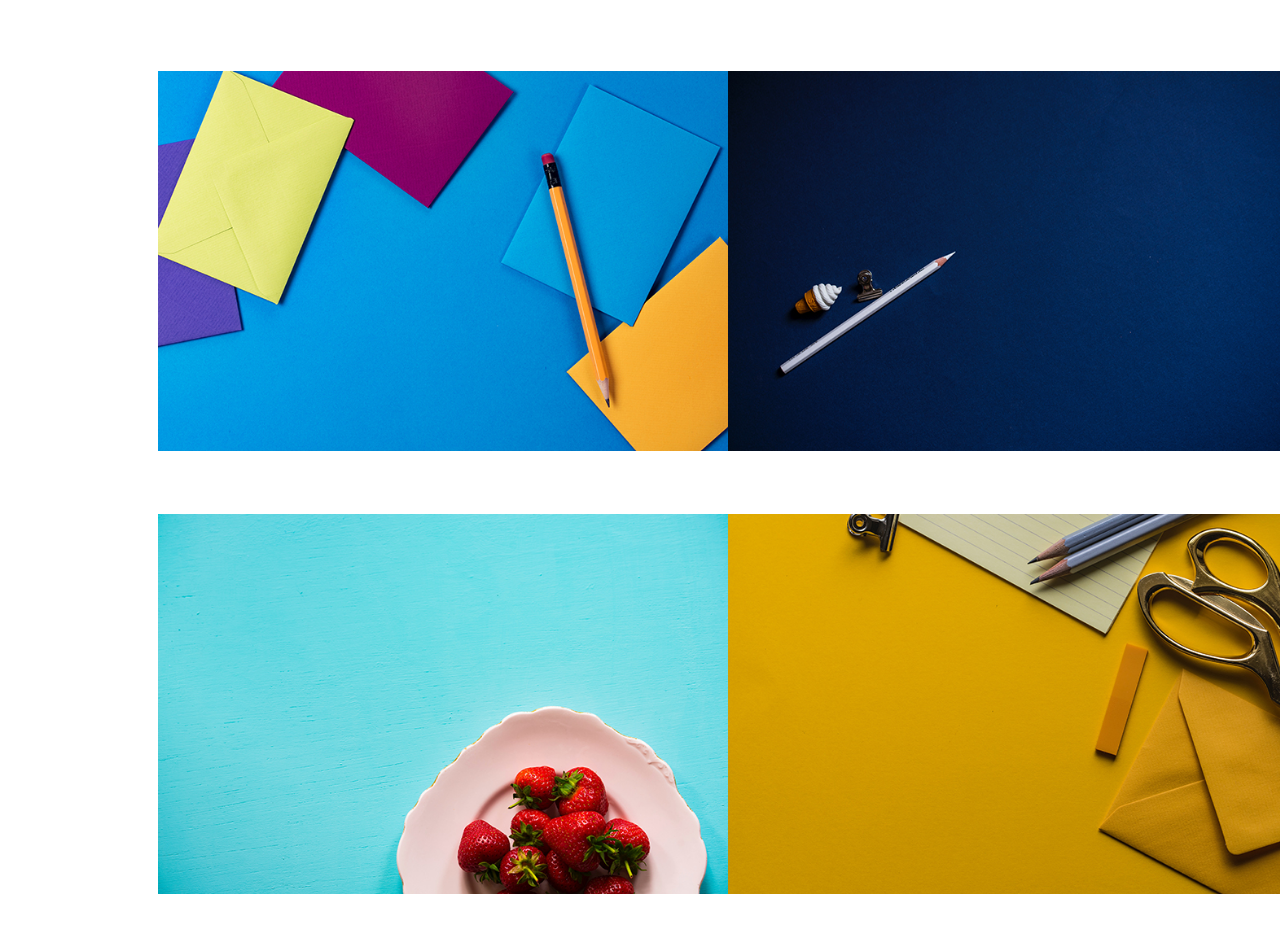
<file: index2 (1).html>
<!DOCTYPE html>
<html lang="en">

<head>

  <meta charset="utf-8">
  <meta name="viewport" content="width=device-width, initial-scale=1, shrink-to-fit=no">
  <meta name="description" content="">
 
  <!-- Bootstrap Core CSS 
  <link href="vendor/bootstrap/css/bootstrap.min.css" rel="stylesheet">-->

  <!-- Custom CSS -->
  <link href="css/stylish-portfolio.min.css" rel="stylesheet">
<style>
.container {
    width: 100%;
    padding-right: 15px;
    padding-left: 15px;
    margin-right: auto;
    margin-left: auto;
}

@media (min-width: 576px){
.container {
    max-width: 540px;
}
}

@media (min-width: 768px){
.container {
    max-width: 720px;
}
}


@media (min-width: 992px){
.container {
    max-width: 960px;
}
}
@media (min-width: 1200px){
.container {
    max-width: 1140px;
}
}
.no-gutters {
    margin-right: 0;
    margin-left: 0;
}
.row {
    display: -ms-flexbox;
    display: flex;
    -ms-flex-wrap: wrap;
    flex-wrap: wrap;
    margin-right: -15px;
    margin-left: -15px;
}


.no-gutters>.col, .no-gutters>[class*=col-] {
    padding-right: 0;
    padding-left: 0;
}

.col-lg-6 {
    position: relative;
    width: 100%;
    padding-right: 15px;
    padding-left: 15px;
}

@media (min-width: 992px){
.col-lg-6 {
    -ms-flex: 0 0 50%;
    flex: 0 0 50%;
    max-width: 50%;
}
}

.img-fluid {
    max-width: 100%;
    height: auto;
}
img {
    vertical-align: middle;
    border-style: none;
}
.h1, .h2, .h3, .h4, .h5, .h6, h1, h2, h3, h4, h5, h6 {
    margin-bottom: .5rem;
    font-weight: 500;
    line-height: 1.2;
}
h1, h2, h3, h4, h5, h6 {
    margin-top: 0;
    margin-bottom: .5rem;
}

.mb-0, .my-0 {
    margin-bottom: 0!important;
}
p {
    margin-top: 0;
    margin-bottom: 1rem;
}
p {
    display: block;
    margin-block-start: 1em;
    margin-block-end: 1em;
    margin-inline-start: 0px;
    margin-inline-end: 0px;
}
a {
    color: #007bff;
    text-decoration: none;
    background-color: transparent;
}
*, ::after, ::before {
    box-sizing: border-box;
}
</style>
</head>

<body id="page-top">
 
  <!-- Portfolio -->
  <section class="content-section" id="portfolio">
    <div class="container">
      <div class="row no-gutters">
        <div class="col-lg-6">
          <a class="portfolio-item" href="#">
            <span class="caption">
              <span class="caption-content">
                <h2>Stationary</h2>
                <p class="mb-0">A yellow pencil with envelopes on a clean, blue backdrop!</p>
              </span>
            </span>
            <img class="img-fluid" src="img/portfolio-1.jpg" alt="">
          </a>
        </div>
        <div class="col-lg-6">
          <a class="portfolio-item" href="#">
            <span class="caption">
              <span class="caption-content">
                <h2>Ice Cream</h2>
                <p class="mb-0">A dark blue background with a colored pencil, a clip, and a tiny ice cream cone!</p>
              </span>
            </span>
            <img class="img-fluid" src="img/portfolio-2.jpg" alt="">
          </a>
        </div>
        <div class="col-lg-6">
          <a class="portfolio-item" href="#">
            <span class="caption">
              <span class="caption-content">
                <h2>Strawberries</h2>
                <p class="mb-0">Strawberries are such a tasty snack, especially with a little sugar on top!</p>
              </span>
            </span>
            <img class="img-fluid" src="img/portfolio-3.jpg" alt="">
          </a>
        </div>
        <div class="col-lg-6">
          <a class="portfolio-item" href="#">
            <span class="caption">
              <span class="caption-content">
                <h2>Workspace</h2>
                <p class="mb-0">A yellow workspace with some scissors, pencils, and other objects.</p>
              </span>
            </span>
            <img class="img-fluid" src="img/portfolio-4.jpg" alt="">
          </a>
        </div>
      </div>
    </div>
  </section>

</body>

</html>
</file>
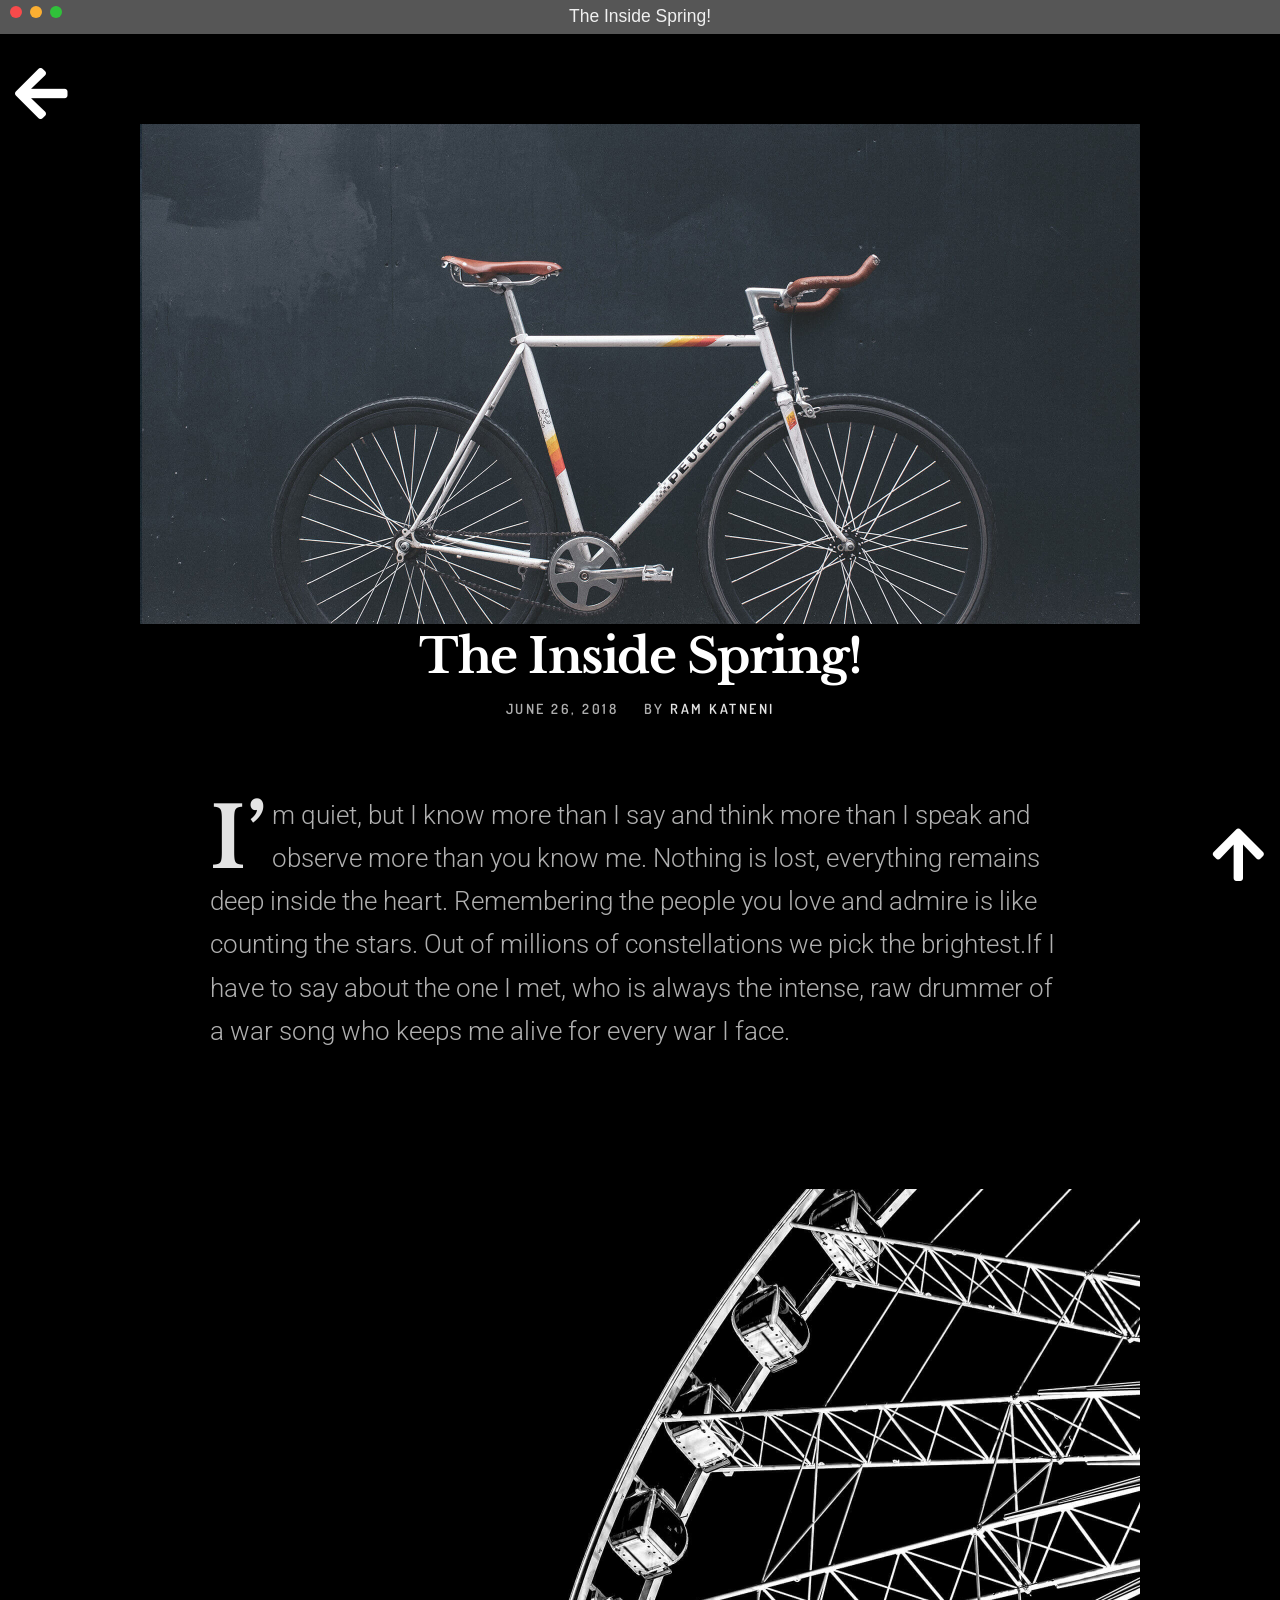
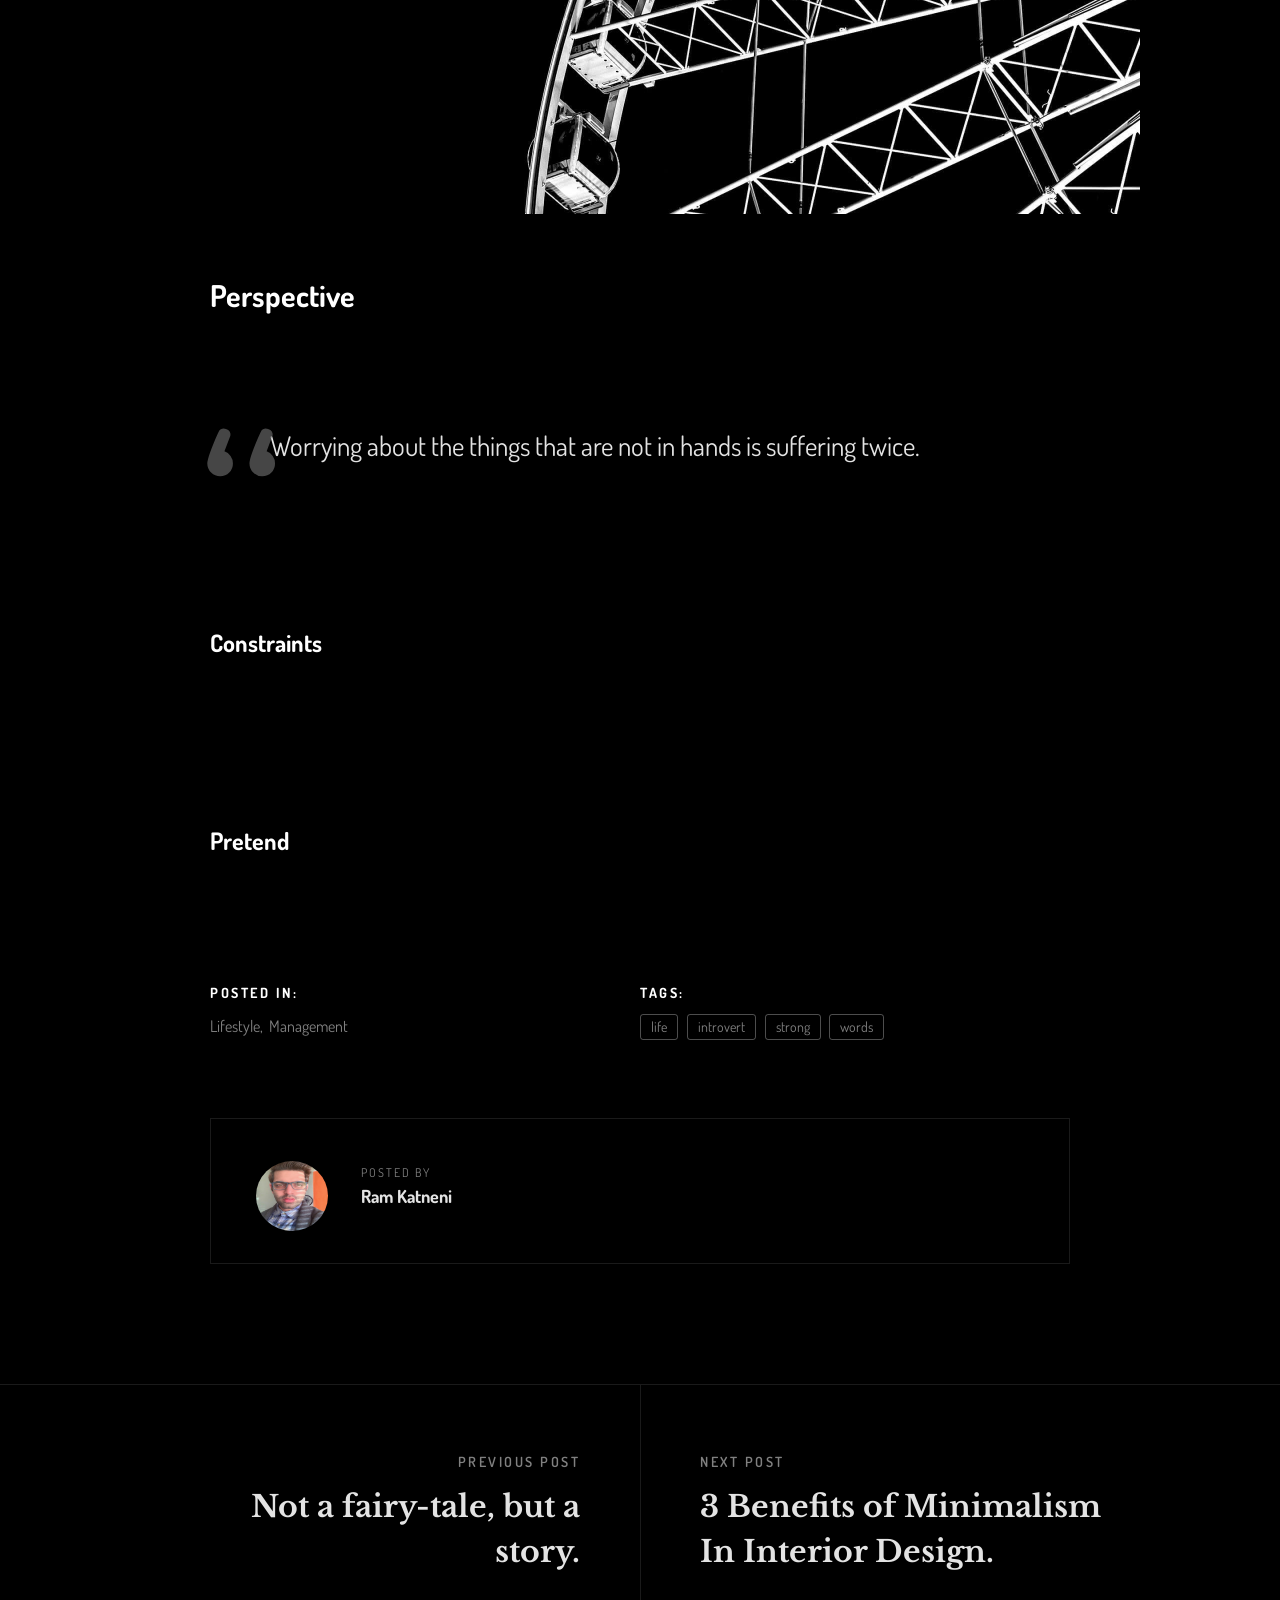
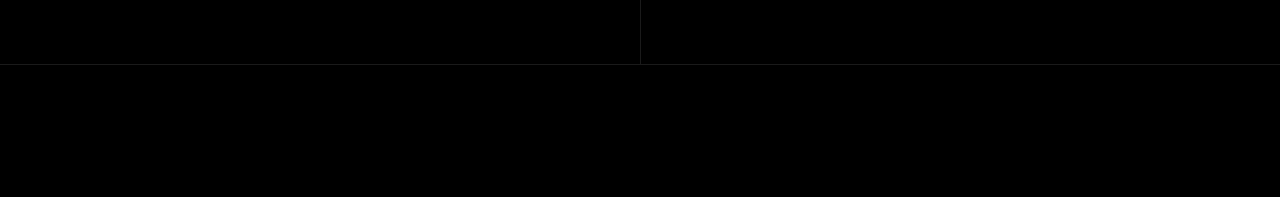
<file: blog/single-standard.html>
<!DOCTYPE html>
<html class="no-js" lang="en">

<head>

    <!--- basic page needs
    ================================================== -->
    <meta charset="utf-8">
    <meta name="description" content="">
    <meta name="author" content="">

    <!-- mobile specific metas
    ================================================== -->
    <meta name="viewport" content="width=device-width, initial-scale=1, maximum-scale=1">

    <!-- CSS
    ================================================== -->

    <link rel="stylesheet" type="text/css" href="../css/component.css" />
    <link rel="stylesheet" href="css/base.css" />
    <link href="https://fonts.googleapis.com/css?family=Roboto&display=swap" rel="stylesheet" />
    <link rel="stylesheet" href="css/main.css" />

    <style>
        .gotop {
            position: fixed;
            bottom: 0;
            right: 0;
            z-index: 600;
        }
        
        .fa-arrow-left,
        .fa-arrow-up {
            color: white;
            font-size: 60px;
            margin: 15px;
        }
        
        .fa-arrow-left:hover,
        .fa-arrow-up:hover {
            color: #f73378;
        }
    </style>
</head>

<body id="top">

    <!-- preloader
    ================================================== -->
    <div id="preloader">
        <div id="loader" class="dots-fade">
            <div></div>
            <div></div>
            <div></div>
        </div>
    </div>
    <div class="<?php echo $pageStyle ?>">
        <div class="window">
            <div class="titleBar">
                <div class="trafficLights">
                    <div class="trafficLight close"></div>
                    <div class="trafficLight min"></div>
                    <div class="trafficLight max"></div>
                </div>
                <div class="title" style="font-size: 1.75em;padding:2px 0px;">The Inside Spring!</div>
            </div>
            <!-- s-content
    ================================================== -->
            <!--<div class="backbtnfloat" onclick="goBack()">
        <input type="button" value="Back" /> 
    </div>-->
            <div class="wrapper tooltip" onclick="goBack()" style="
            margin-top: 15px;
            position: absolute;
            width: 70px;
            height: 70px;
        ">
                <!--<div class="icon" onclick="goBack()"></div>-->
                <i class="fas fa-arrow-left"></i>
                <span class="tooltiptext" style="margin:0px;">Go Back</span>
            </div>

            <section class="s-content s-content--top-padding s-content--narrow">

                <article class="row entry format-standard">

                    <div class="">
                        <div class="entry__post-thumb">
                            <img src="images/thumbs/single/standard/standard-1000.jpg" srcset="images/thumbs/single/standard/standard-2000.jpg 2000w, 
                                 images/thumbs/single/standard/standard-1000.jpg 1000w, 
                                 images/thumbs/single/standard/standard-500.jpg 500w" sizes="(max-width: 2000px) 100vw, 2000px" alt="">
                        </div>
                    </div>

                    <div class="entry__header col-full">
                        <h1 class="entry__header-title display-1">
                            The Inside Spring!
                        </h1>
                        <ul class="entry__header-meta">
                            <li class="date">June 26, 2018</li>
                            <li class="byline">
                                By
                                <a href="#0">Ram Katneni</a>
                            </li>
                        </ul>
                    </div>

                    <div class="col-full entry__main">

                        <p class="lead drop-cap">I’m quiet, but I know more than I say and think more than I speak and observe more than you know me. Nothing is lost, everything remains deep inside the heart. Remembering the people you love and admire is like counting the stars.
                            Out of millions of constellations we pick the brightest.If I have to say about the one I met, who is always the intense, raw drummer of a war song who keeps me alive for every war I face.</p>

                        <p>It will be a whole new world with such people and every beginning starts with them. You can see things from different perspectives, roses might be pretty and red but I feel like the PETALS of thoughts are threaded together by a
                            bond of love on the stem. The people we adore are archives of thoughts like roses and I love them for that. When we chose a person to live with, they shouldn’t be chosen by a pretty face but by pretty mind.There are always
                            people in our heart that we care about but it’s just we don’t realize how much until they’re gone. I suppose to say if you’ve to choose between the right person and the kind person choose the kind.
                        </p>

                        <p>
                            <img src="images/wheel-1000.jpg" srcset="images/wheel-2000.jpg 2000w, images/wheel-1000.jpg 1000w, images/wheel-500.jpg 500w" sizes="(max-width: 2000px) 100vw, 2000px" alt="">
                        </p>

                        <h2>Perspective</h2>

                        <p>In my mind, I always have a person with no appearance and emotions but just in form of thoughts waiting for someone who would understand my introvert mind, it’s always been within me like a pearl in the oyster inspiring me and
                            making me walk through. Oh dear, with the hues of this nature and odors of rhymes and songs you let my heart sway like a pigeon in the colors of your embrace.</p>

                        <blockquote>
                            <p>Worrying about the things that are not in hands is suffering twice.</p>
                        </blockquote>

                        <p>Either I afloat or drown but for sure I reach the shore. A question always pesters my mind always is whether I should embrace this world or make the comfort in my own world. My world is filled with a lot of moments which have not
                            happened momentarily. I’m in dark now but not hiding in shadows but there comes a day I would shine and when I do I would shine the brightest.</br>
                            We all worry about the way things happen but worrying means suffering twice. The worse has already happened, we have to let it go, because living is ain’t dying, it takes a lot to go through to live than to die in a moment. We’re always left with two
                            choices, the easy one and the right one. The easy one lives and the right one lives on.</p>

                        <h3>Constraints</h3>

                        <p>When a love was built and not shared to many constraining it to the narrow limits then it would collapse like the shore-sand castle leaving the heart wounded. The wounds, they leave cracks but if you plant the seed of courage inside
                            your heart it grows, and it grows blooms like the brightest night light and illuminate through the cracks and letting the world know you ought to make something beautiful. Never hide your wounds and the cracks it made there
                            comes someone who fills the cracks with love.
                            <p>The silence makes the loudest screams. My conscience says one day someone would come into my life but when they come I wish to embrace their flaws. You should never want people, you should own them, The best people always comes
                                with time. Like million cells born every day build me, the thousands of words I never said forms into sentences to define me that someone would read.</p>

                            <h3>Pretend</h3>

                            <p>It’s a lot more difficult to pretend that you do have feelings when you don’t than to pretend you don’t have feelings when you do. It’s very often we think too much about a thing or a person but we talk very less about them.
                                The people we earn and own they should be with us when you’re successful because when you succeed whatever the things you say even the dumbest things the people around you will always be nice to you either they don’t get
                                understand or they don’t want to express. The very first rule of people who want to destroy you is that they never warn you when you are making a mistake. But the people who foresaw your success right from the start would
                                tell you and remind you when you’re losing the path, they never change nor find a reason to. Success is always luck, but failure is gifted because the failure leaves you only when you truly understand her.</p>

                            <div class="entry__taxonomies">
                                <div class="entry__cat">
                                    <h5>Posted In: </h5>
                                    <span class="entry__tax-list">
                            <a href="#0">Lifestyle</a>
                            <a href="#0">Management</a>
                        </span>
                                </div>
                                <!-- end entry__cat -->

                                <div class="entry__tags">
                                    <h5>Tags: </h5>
                                    <span class="entry__tax-list entry__tax-list--pill">
                            <a href="#0">life</a>
                            <a href="#0">introvert</a>
                            <a href="#0">strong</a>
                            <a href="#0">words</a>
                        </span>
                                </div>
                                <!-- end entry__tags -->
                            </div>
                            <!-- end s-content__taxonomies -->

                            <div class="entry__author">
                                <img src="images/avatars/ram.jpeg" alt="">

                                <div class="entry__author-about">
                                    <h5 class="entry__author-name">
                                        <span>Posted by</span>
                                        <a href="#0">Ram Katneni</a>
                                    </h5>

                                    <div class="entry__author-desc">
                                        <p>
                                            I'm an introvert, dark and twisty mind. I love reading, creating beautiful web interfaces and a big fan of Steve Jobs. I keep things simple.
                                        </p>
                                    </div>
                                </div>
                            </div>

                    </div>
                    <!-- s-entry__main -->

                </article>
                <!-- end entry/article -->


                <div class="s-content__entry-nav">
                    <div class="row s-content__nav">
                        <div class="col-six s-content__prev">
                            <a href="single-fairytale.html" rel="prev">
                                <span>Previous Post</span> Not a fairy-tale, but a story.
                            </a>
                        </div>
                        <div class="col-six s-content__next">
                            <a href="#0" rel="next">
                                <span>Next Post</span> 3 Benefits of Minimalism In Interior Design.
                            </a>
                        </div>
                    </div>
                </div>
                <!-- end s-content__pagenav -->
        </div>
        <span class="gotop tooltip">
                <a  href="#top">
                <i class="fas fa-arrow-up"></i>
                </a>
                <span class="tooltiptext">Back to<br/> Top</span>
        <!--   <a class="smoothscroll"  href="#top"><img src ="images/icons/arrow-up.svg"></a>

 -->
        </span>
        </section>
        <!-- end s-content -->

        <!-- Java Script
    ================================================== -->
        <script src="js/jquery-3.2.1.min.js"></script>
        <script src="js/plugins.js"></script>
        <script src="js/main.js"></script>
        <script>
            function goBack() {
                window.history.back();
            }
        </script>
        <style>
            .tooltip .tooltiptext {
                visibility: hidden;
                width: 120px;
                background-color: #fff;
                color: black;
                text-align: center;
                border-radius: 6px;
                padding: 5px 0;
                position: absolute;
                z-index: 1;
                bottom: 100%;
                left: 50%;
                margin-left: -92px;
                margin-bottom: 5px;
            }
            
            .tooltip:hover .tooltiptext {
                visibility: visible;
            }
            /*.wrapper {
  background-color: #2a76f4;
  margin: 40px;
  padding: 80px;
  border-radius: 50%;
  display: inline-block;
  min-height: 57px;
  min-width: 57px;
  position: relative;
}*/
            
            .icon {
                position: absolute;
                top: 24px;
                width: 60px;
                height: 8px;
                background-color: #fff;
                position: relative;
                -webkit-animation: anim-icon 2.8s ease infinite;
                animation: anim-icon 2.8s ease infinite;
            }
            
            .icon:before,
            .icon:after {
                content: "";
                display: inline-block;
                width: 60px;
                height: 8px;
                background-color: #fff;
                position: absolute;
                transition: 1s;
            }
            
            .icon:before {
                top: -24px;
                -webkit-animation: anim-before 2.8s ease infinite;
                animation: anim-before 2.8s ease infinite;
            }
            
            .icon:after {
                bottom: -24px;
                -webkit-animation: anim-after 2.8s ease infinite;
                animation: anim-after 2.8s ease infinite;
            }
            
            @-webkit-keyframes anim-before {
                0% {
                    width: 60px;
                    -webkit-transform: rotate(0) translate(0, 0);
                    transform: rotate(0) translate(0, 0);
                }
                25% {
                    width: 42px;
                    -webkit-transform: rotate(45deg) translate(27px, -10px);
                    transform: rotate(45deg) translate(27px, -10px);
                }
                50% {
                    width: 42px;
                    -webkit-transform: rotate(45deg) translate(27px, -10px);
                    transform: rotate(45deg) translate(27px, -10px);
                }
                75% {
                    width: 60px;
                    -webkit-transform: rotate(0) translate(0, 0);
                    transform: rotate(0) translate(0, 0);
                }
                100% {
                    width: 60px;
                    -webkit-transform: rotate(0) translate(0, 0);
                    transform: rotate(0) translate(0, 0);
                }
            }
            
            @keyframes anim-before {
                0% {
                    width: 60px;
                    -webkit-transform: rotate(0) translate(0, 0);
                    transform: rotate(0) translate(0, 0);
                }
                25% {
                    width: 42px;
                    -webkit-transform: rotate(45deg) translate(27px, -10px);
                    transform: rotate(45deg) translate(27px, -10px);
                }
                50% {
                    width: 42px;
                    -webkit-transform: rotate(45deg) translate(27px, -10px);
                    transform: rotate(45deg) translate(27px, -10px);
                }
                75% {
                    width: 60px;
                    -webkit-transform: rotate(0) translate(0, 0);
                    transform: rotate(0) translate(0, 0);
                }
                100% {
                    width: 60px;
                    -webkit-transform: rotate(0) translate(0, 0);
                    transform: rotate(0) translate(0, 0);
                }
            }
            
            @-webkit-keyframes anim-after {
                0% {
                    width: 60px;
                    -webkit-transform: rotate(0) translate(0, 0);
                    transform: rotate(0) translate(0, 0);
                }
                25% {
                    width: 42px;
                    -webkit-transform: rotate(-45deg) translate(27px, 10px);
                    transform: rotate(-45deg) translate(27px, 10px);
                }
                50% {
                    width: 42px;
                    -webkit-transform: rotate(-45deg) translate(27px, 10px);
                    transform: rotate(-45deg) translate(27px, 10px);
                }
                75% {
                    width: 60px;
                    -webkit-transform: rotate(0) translate(0, 0);
                    transform: rotate(0) translate(0, 0);
                }
                100% {
                    width: 60px;
                    -webkit-transform: rotate(0) translate(0, 0);
                    transform: rotate(0) translate(0, 0);
                }
            }
            
            @keyframes anim-after {
                0% {
                    width: 60px;
                    -webkit-transform: rotate(0) translate(0, 0);
                    transform: rotate(0) translate(0, 0);
                }
                25% {
                    width: 42px;
                    -webkit-transform: rotate(-45deg) translate(27px, 10px);
                    transform: rotate(-45deg) translate(27px, 10px);
                }
                50% {
                    width: 42px;
                    -webkit-transform: rotate(-45deg) translate(27px, 10px);
                    transform: rotate(-45deg) translate(27px, 10px);
                }
                75% {
                    width: 60px;
                    -webkit-transform: rotate(0) translate(0, 0);
                    transform: rotate(0) translate(0, 0);
                }
                100% {
                    width: 60px;
                    -webkit-transform: rotate(0) translate(0, 0);
                    transform: rotate(0) translate(0, 0);
                }
            }
            
            @-webkit-keyframes anim-icon {
                0% {
                    -webkit-transform: rotate(0);
                    transform: rotate(0);
                }
                25% {
                    -webkit-transform: rotate(180deg);
                    transform: rotate(180deg);
                }
                50% {
                    -webkit-transform: rotate(180deg);
                    transform: rotate(180deg);
                }
                75% {
                    -webkit-transform: rotate(360deg);
                    transform: rotate(360deg);
                }
                100% {
                    -webkit-transform: rotate(360deg);
                    transform: rotate(360deg);
                }
            }
            
            @keyframes anim-icon {
                0% {
                    -webkit-transform: rotate(0);
                    transform: rotate(0);
                }
                25% {
                    -webkit-transform: rotate(180deg);
                    transform: rotate(180deg);
                }
                50% {
                    -webkit-transform: rotate(180deg);
                    transform: rotate(180deg);
                }
                75% {
                    -webkit-transform: rotate(360deg);
                    transform: rotate(360deg);
                }
                100% {
                    -webkit-transform: rotate(360deg);
                    transform: rotate(360deg);
                }
            }
        </style>

</body>

</html>
</file>
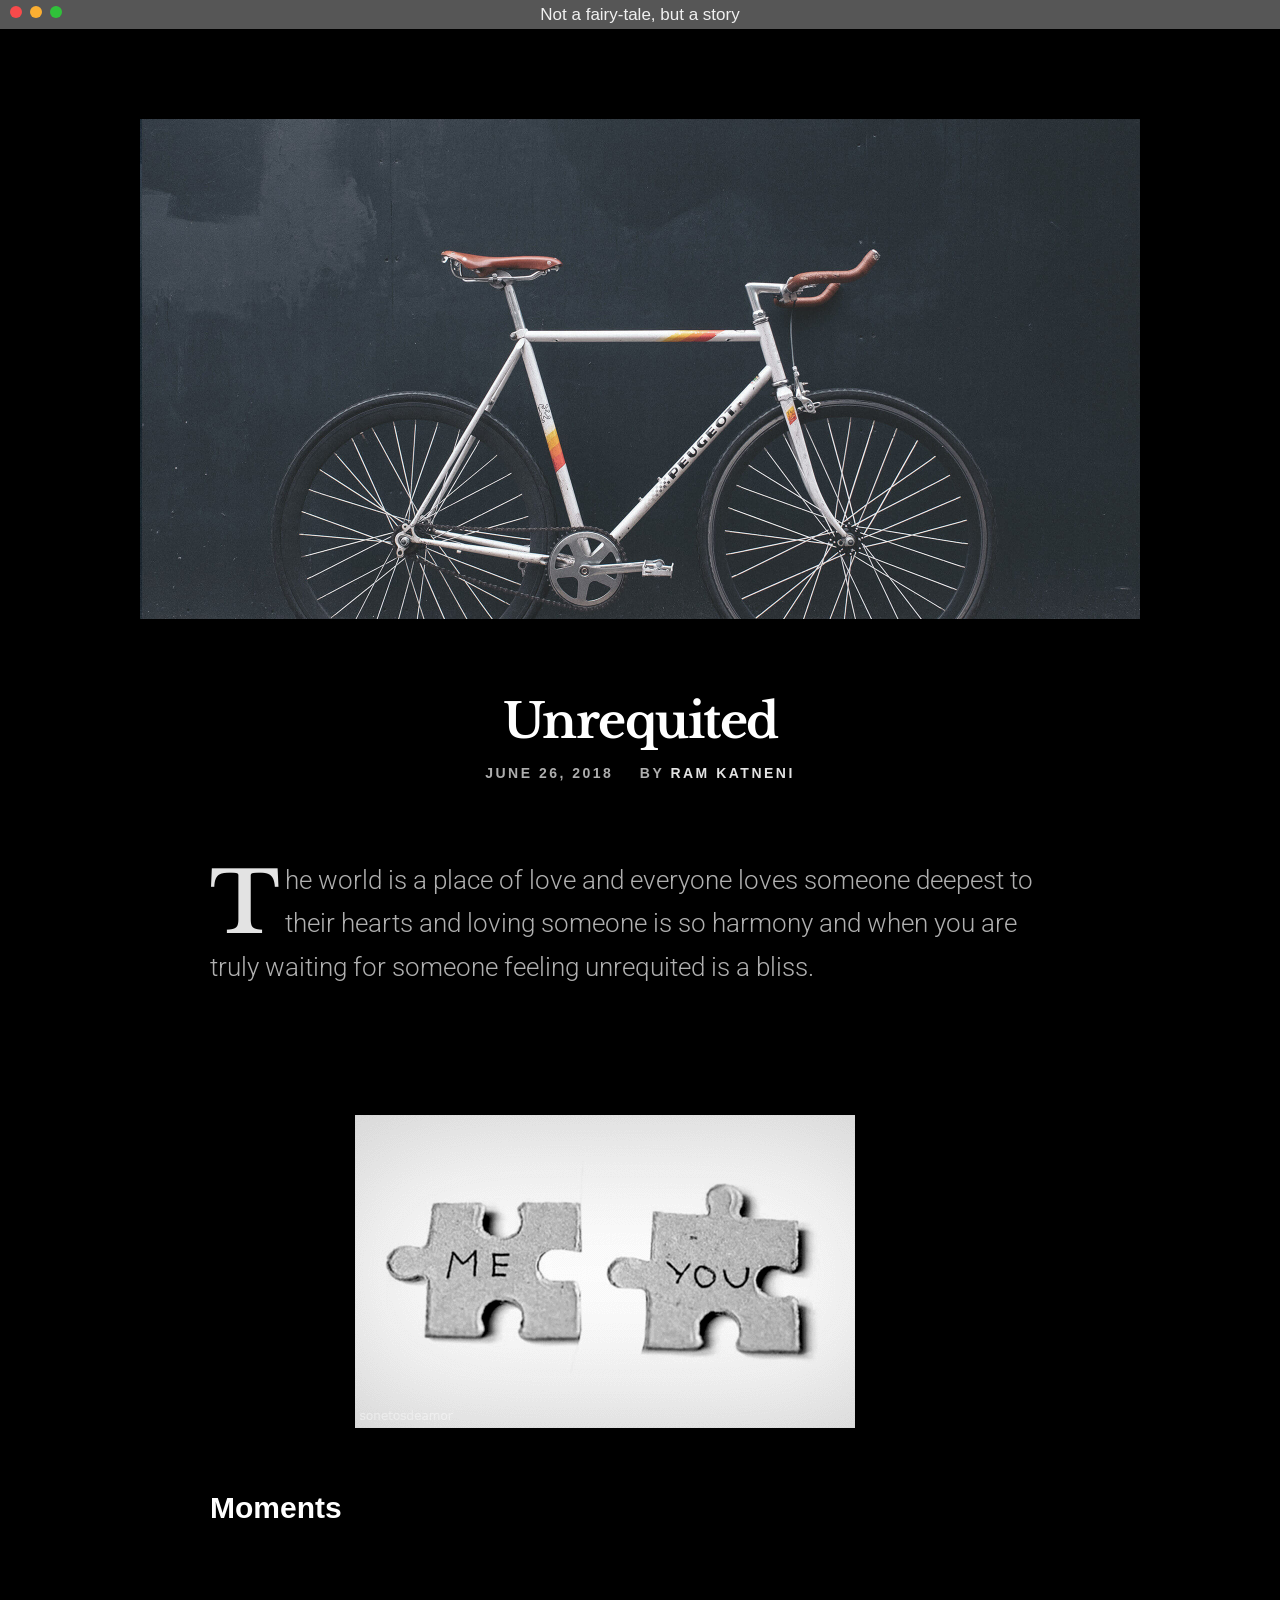
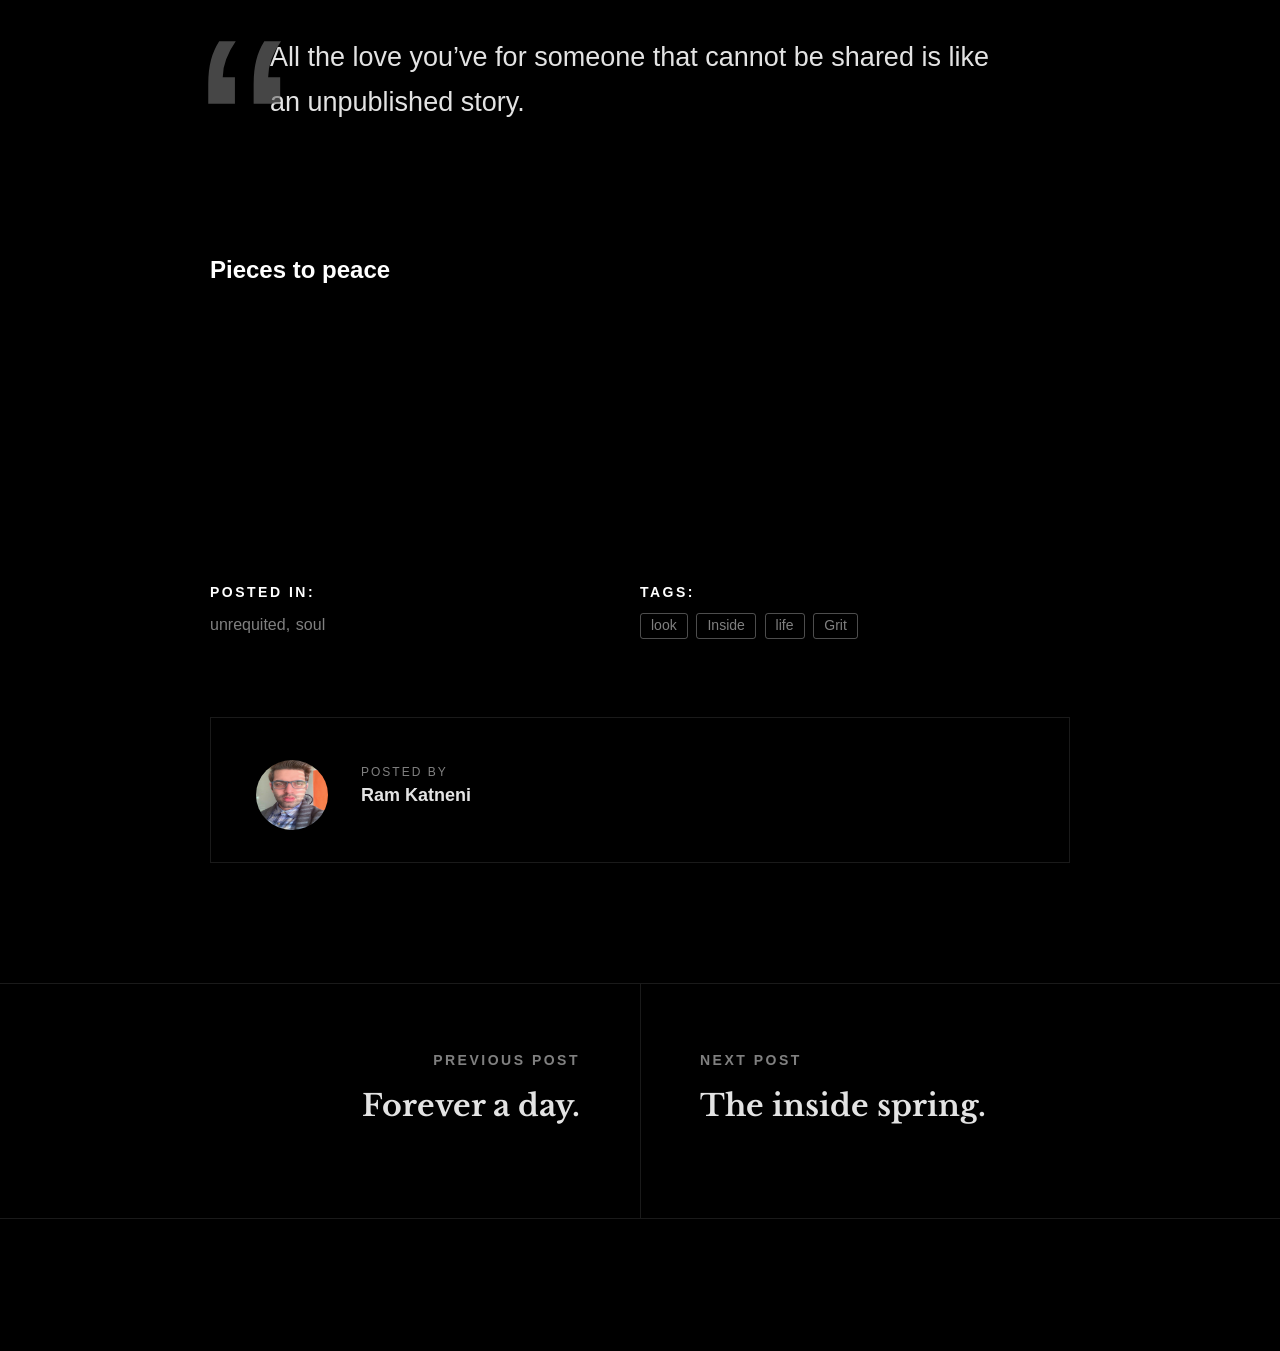
<file: blog/single-unrequited.html>
<!DOCTYPE html>
<html class="no-js" lang="en">

<head>

    <!--- basic page needs
    ================================================== -->
    <meta charset="utf-8">
    <meta name="description" content="">
    <meta name="author" content="">

    <!-- mobile specific metas
    ================================================== -->
    <meta name="viewport" content="width=device-width, initial-scale=1, maximum-scale=1">

    <!-- CSS
    ================================================== -->
    <link rel="stylesheet" href="css/base.css">
    <link href="https://fonts.googleapis.com/css?family=Roboto&display=swap" rel="stylesheet">
    <link rel="stylesheet" href="css/main.css">


</head>

<body id="top">

    <!-- preloader
    ================================================== -->
    <div id="preloader">
        <div id="loader" class="dots-fade">
            <div></div>
            <div></div>
            <div></div>
        </div>
    </div>
    <div class="<?php echo $pageStyle ?>">
        <div class="window">
            <div class="titleBar">
                <div class="trafficLights">
                    <div class="trafficLight close"></div>
                    <div class="trafficLight min"></div>
                    <div class="trafficLight max"></div>
                </div>
                <div class="title">Not a fairy-tale, but a story</div>
            </div>
            <!-- s-content
    ================================================== -->
            <section class="s-content s-content--top-padding s-content--narrow">

                <article class="row entry format-standard">

                    <div class="entry__media col-full">
                        <div class="entry__post-thumb">
                            <img src="images/thumbs/single/standard/standard-1000.jpg" srcset="images/thumbs/single/standard/standard-2000.jpg 2000w, 
                                images/thumbs/single/standard/standard-1000.jpg 1000w, 
                                images/thumbs/single/standard/standard-500.jpg 500w" sizes="(max-width: 2000px) 100vw, 2000px" alt="">
                        </div>
                    </div>

                    <div class="entry__header col-full">
                        <h1 class="entry__header-title display-1">
                            Unrequited
                        </h1>
                        <ul class="entry__header-meta">
                            <li class="date">June 26, 2018</li>
                            <li class="byline">
                                By
                                <a href="#0">Ram Katneni</a>
                            </li>
                        </ul>
                    </div>

                    <div class="col-full entry__main">

                        <p class="lead drop-cap">The world is a place of love and everyone loves someone deepest to their hearts and loving someone is so harmony and when you are truly waiting for someone feeling unrequited is a bliss.</p>

                        <p>
                            I feel that when you wait for someone, you already love them and sometimes it feels like living between the lines of life, between what is happy and what is sad, between aches and the joys. It’s either a perpetual bliss or a perpetual sorrow. In finding
                            the harmony of love, I’m just playing between light and darkness. Love is the handmade thing and so it is natural to have a tendency towards a person.
                        </p>

                        <p style="text-align: center;">
                            <img src="images/thumbs/single/standard/giphy.gif" style="vertical-align:middle" sizes="(max-width: 2000px) 100vw, 2000px" alt="">
                        </p>

                        <h2>Moments</h2>

                        <p>The thing with unrequited love is we get touched without someone touching us. The cliché of every loving heart wants to get held around by arms not because it’s free or big but because it just liberates us and when you truly love
                            someone, you wouldn’t find time not talking or thinking about them. we all fear and, nobody is fearless, but when you go ahead against fear you could only end up being brave.</p>

                        <blockquote>
                            <p>All the love you’ve for someone that cannot be shared is like an unpublished story.</p>
                        </blockquote>

                        <p>His/her eyes have a beautiful vocabulary, what a beautiful language to learn. Our hearts are museums too, they’re filled with feelings that cannot be touched but only be remembered. </p>

                        <h3>Pieces to peace</h3>

                        <p>It’s never about getting someone first or second but it is about getting the right one. You always deserve the love that you keep trying to give. So is love always a fan club with just two people. You deserve someone who doesn’t
                            ask you to stop your roar and they’re always clung to the awe of your magnitude. And they will be someone who will use their matchstick heart to magnify your flame of passion in life.</p>

                        <p>
                            We all change with the age but when we do, we’re pointed by a reason that you’ve changed and you’re not like before. But there is only a fraction who could understand that the change in you meant you’re growing. Such should not only look for what you’re
                            but for the potential of whom you can be. But we can never chase someone to fit in our world instead one must build their own. There’s always a home within where you live truly who you are, the rebellion point of unrequited
                            is to continue loving yourself no matter how many times the world asked you to change.
                        </p>

                        <p>
                            Loving or being loved is never easy. It’s full of chaos and torture, you would be between the lines of calmness in the chaos to the chaos in the calmness. It’s never like rain inside, it’s always a cyclone and a bigger hurricane. Everyone can sustain
                            a rain and not everyone goes upfront sailing the hurricane and when you do that you’d see a different world of a person. When you can face the storm there’s always a shelter behind. It’s never about the looks or never about
                            physique but it’s all about the person inside. The contrast of having someone is you would only crave for real but not perfect. We are all imperfections and the perfection come only when you’ve accepted and adored the imperfections
                            of your loved ones.
                        </p>

                        <p>
                            Imagine, the room is completely dark, you feel so lost and you would even think to move your steps. Now you lit a candle you see hope. Now you have got a bowl of water and you add a drop of color and the whole water changes its color. When you look for
                            perfections it would be only you, you’ll live with your color but when you be kind to a scar and lit a candle you could see many people in the room. I was truly inspired by a line told by the prettiest soul I met, “It’s not
                            if we look pretty but it’s being pretty kind, pretty strong and pretty funny.”
                        </p>
                        <div class="entry__taxonomies">
                            <div class="entry__cat">
                                <h5>Posted In: </h5>
                                <span class="entry__tax-list">
                            <a href="#0">unrequited</a>
                            <a href="#0">soul</a>
                        </span>
                            </div>
                            <!-- end entry__cat -->

                            <div class="entry__tags">
                                <h5>Tags: </h5>
                                <span class="entry__tax-list entry__tax-list--pill">
                            <a href="#0">look</a>
                            <a href="#0">Inside</a>
                            <a href="#0">life</a>
                            <a href="#0">Grit</a>
                        </span>
                            </div>
                            <!-- end entry__tags -->
                        </div>
                        <!-- end s-content__taxonomies -->

                        <div class="entry__author">
                            <img src="images/avatars/ram.jpeg" alt="">

                            <div class="entry__author-about">
                                <h5 class="entry__author-name">
                                    <span>Posted by</span>
                                    <a href="#0">Ram Katneni</a>
                                </h5>

                                <div class="entry__author-desc">
                                    <p>
                                        I'm an introvert, dark and twisty mind. I love reading, creating beautiful web interfaces and a big fan of Steve Jobs. I keep things simple.
                                    </p>
                                </div>
                            </div>
                        </div>

                    </div>
                    <!-- s-entry__main -->

                </article>
                <!-- end entry/article -->


                <div class="s-content__entry-nav">
                    <div class="row s-content__nav">
                        <div class="col-six s-content__prev">
                            <a href="#0" rel="prev">
                                <span>Previous Post</span> Forever a day.
                            </a>
                        </div>
                        <div class="col-six s-content__next">
                            <a href="single-standard.html" rel="next">
                                <span>Next Post</span> The inside spring.
                            </a>
                        </div>
                    </div>
                </div>
                <!-- end s-content__pagenav -->
        </div>
    </div>
    </section>
    <!-- end s-content -->

    <!-- Java Script
    ================================================== -->
    <script src="js/jquery-3.2.1.min.js"></script>
    <script src="js/plugins.js"></script>
    <script src="js/main.js"></script>

</body>

</html>
</file>
<file: css/component.css>
@import url(https://fonts.googleapis.com/css?family=Dosis:300,400);
html.js,
.js body {
    overflow: hidden;
    height: 100vh;
    margin: 0;
}


/* Pages nav */

.pages-nav {
    display: -webkit-flex;
    display: flex;
    -webkit-flex-wrap: wrap;
    flex-wrap: wrap;
    -webkit-justify-content: center;
    justify-content: center;
    -webkit-align-items: center;
    align-items: center;
    padding: 20px;
    text-align: center;
    background: #0e0f0f;
}

.js .pages-nav {
    position: absolute;
    top: 16px;
    left: 0;
    width: 100%;
    height: 53vh;
    padding: 30px;
    pointer-events: none;
    opacity: 0;
    background: transparent;
    -webkit-transition: -webkit-transform 1.2s, opacity 1.2s;
    transition: transform 1.2s, opacity 1.2s;
    -webkit-transition-timing-function: cubic-bezier(0.2, 1, 0.3, 1);
    transition-timing-function: cubic-bezier(0.2, 1, 0.3, 1);
    -webkit-transform: translate3d(0, 150px, 0);
    transform: translate3d(0, 150px, 0);
}

.js .pages-nav--open {
    pointer-events: auto;
    opacity: 1;
    -webkit-transform: translate3d(0, 0, 0);
    transform: translate3d(0, 0, 0);
}

.pages-nav__item {
    width: 33%;
    padding: 1em;
}

.js .pages-nav__item {
    padding: 0 10%;
}


/*
.pages-nav .pages-nav__item--social {
    width: 100%;
    opacity: 0;
    -webkit-transition: -webkit-transform 1.2s, opacity 1.2s;
    transition: transform 1.2s, opacity 1.2s;
    -webkit-transition-timing-function: cubic-bezier(0.2, 1, 0.3, 1);
    transition-timing-function: cubic-bezier(0.2, 1, 0.3, 1);
    -webkit-transform: translate3d(0, 20px, 0);
    transform: translate3d(0, 20px, 0);
}

.pages-nav--open .pages-nav__item--social {
    opacity: 1;
    -webkit-transition-delay: 0.35s;
    transition-delay: 0.35s;
    -webkit-transform: translate3d(0, 0, 0);
    transform: translate3d(0, 0, 0);
} */

.link {
    font-size: 1.1rem;
    font-weight: bold;
    position: relative;
    letter-spacing: 1px;
    text-transform: uppercase;
    text-decoration: none !important;
}

.link:hover,
.link:focus {
    color: #ffffff;
    text-decoration: none !important;
}

.link--page {
    color: #ffffff;
    text-decoration: none !important;
}

.link--page:not(.link--faded)::before {
    content: '';
    position: absolute;
    top: 100%;
    left: 50%;
    width: 30px;
    height: 2px;
    margin: 5px 0 0 -15px;
    background: #fff;
    -webkit-transition: -webkit-transform 0.3s;
    transition: transform 0.3s;
    -webkit-transform: scale3d(0, 1, 1);
    transform: scale3d(0, 1, 1);
    display: none;
}

.link--page:hover:before {
    -webkit-transform: scale3d(1, 1, 1);
    transform: scale3d(1, 1, 1);
}

.link--faded {
    color: #ffffff;
}

.link--faded:hover,
.link--faded:focus {
    color: #ffffff;
}

.link--page.link--faded {
    font-size: 0.90em;
}

.link--social {
    font-size: 1.5em;
    margin: 0 0.75em;
}

.text-hidden {
    position: absolute;
    display: block;
    overflow: hidden;
    width: 0;
    height: 0;
    color: transparent;
}


/* Pages stack */

.js .pages-stack {
    z-index: 100;
    pointer-events: none;
    -webkit-perspective: 1200px;
    perspective: 1200px;
    -webkit-perspective-origin: 50% -50%;
    perspective-origin: 50% -50%;
}

.js .page {
    position: relative;
    z-index: 5;
    overflow: auto;
    width: 100%;
    pointer-events: auto;
    background: #131010;
    box-shadow: 0 -1px 10px rgba(0, 0, 0, 0.1);
}

.js .pages-stack--open .page {
    cursor: pointer;
    -webkit-transition: -webkit-transform 0.45s, opacity 0.45s;
    transition: transform 0.45s, opacity 0.45s;
    -webkit-transition-timing-function: cubic-bezier(0.6, 0, 0.4, 1);
    transition-timing-function: cubic-bezier(0.6, 0, 0.4, 1);
}

.js .page--inactive {
    position: absolute;
    z-index: 0;
    top: 0;
    opacity: 0;
}


/* page content */

.info {
    font-size: 1.25em;
    max-width: 50%;
    margin-top: 1.5em;
}


/*
.poster {
	position: absolute;
	bottom: 4vh;
	left: 60%;
	max-width: 80%;
	max-height: 80%;
	
}
*/

.poster {
    left: 62%;
    max-width: 36%;
    max-height: 80%;
    float: right;
    margin-top: -75px;
}

.logo {
    width: 35px;
    height: 42px;
    position: absolute;
    z-index: 1000;
    top: 26px;
    left: 110px;
    cursor: pointer;
    border: none;
    outline: none;
    padding: 0;
    background: transparent;
}


/*.helloimg{
	width: 35px;
	height:42px;
	position:absolute;
	z-index: 1000;
	top: 26px;
	left: 110px;
	cursor: pointer;
	border: none;
	outline: none;
	padding: 0;
	background: transparent;
} */

.helloimg {
    width: 60%;
    margin: -10px 0px 0px -10px;
}

.about {
    font-family: 'Dosis', sans-serif;
    font-weight: 600;
    color: #ffffff;
    font-size: 60px;
}

.about:hover {
    color: #fff;
    text-shadow: 0px 0px 30px #fff;
    -moz-transition: all 0.2s ease-in;
    -o-transition: all 0.2s ease-in;
    -webkit-transition: all 0.2s ease-in;
    transition: all 0.2s ease-in;
}

.about {
    font-family: 'Dosis', sans-serif;
    color: #e6e6e6bf;
    text-align: center;
    font-size: 32px;
}

.about p {
    margin-top: 46px;
}

.about a {
    text-decoration: none;
    color: #f73378;
    font-weight: bold;
    outline: none;
}


/*Mac Icons window header*/

.window {
    margin: auto auto;
    display: block;
    width: 100%;
    /* border-radius: 5px;
  box-shadow: 0 5px 10px -2px rgba(0,0,0,0.45);*/
}

.titleBar {
    background: #565656;
    color: #f0f0f0;
    position: relative;
    text-align: center;
    padding: 5px 0;
}

.title {
    font-weight: 500;
    font-size: 1.1em;
}

.trafficLights {
    position: absolute;
    left: 10px;
}

.trafficLight {
    display: inline-block;
    width: 12px;
    height: 12px;
    background: green;
    margin-right: 5px;
    border-radius: 50%;
}

.close {
    background: #f84a4b;
}

.min {
    background: #fbaf32;
}

.max {
    background: #30c13a;
}

.contentArea {
    border-radius: 0 0 5px 5px;
    color: #bb1d48;
	overflow-x: hidden;
    overflow-y: auto;
    height: 95vh;
	padding-bottom: 70px;
}


/* Collectible page textboxes */

.McIntosh {
    display: block;
    position: absolute;
    top: 50%;
    left: 30%;
    -webkit-transform: translate(-50%, -50%);
}

h1 a1 {
    color: #fff;
    font-size: 2em;
    text-decoration: none;
    display: inline-block;
    position: relative;
    font-family: 'Dosis', sans-serif;
}

a1:hover {
    color: #fff;
    text-shadow: 0px 0px 30px #fff;
    -moz-transition: all 0.2s ease-in;
    -o-transition: all 0.2s ease-in;
    -webkit-transition: all 0.2s ease-in;
    transition: all 0.2s ease-in;
}


/*effect-box*/

b.effect-box:after,
b.effect-box:before {
    content: '';
    position: absolute;
    left: 0;
    display: inline-block;
    height: 1em;
    width: 100%;
    margin-top: 10px;
    opacity: 0;
    -webkit-transition: opacity 0.35s, -webkit-transform 0.35s;
    transition: opacity 0.35s, transform 0.35s;
}

b.effect-box:before {
    border-left: 1px solid;
    border-right: 1px solid;
    -webkit-transform: scale(1, 0);
    transform: scale(1, 0);
}

b.effect-box:after {
    border-bottom: 1px solid;
    border-top: 1px solid;
    -webkit-transform: scale(0, 1);
    transform: scale(0, 1);
}

b.effect-box:hover:after,
b.effect-box:hover:before {
    opacity: 1;
    -webkit-transform: scale(1);
    transform: scale(1);
}


/* Menu button */

.menu-button {
    position: absolute;
    z-index: 1000;
    top: 65px;
    left: 20px;
    width: 30px;
    height: 24px;
    padding: 0;
    cursor: pointer;
    border: none;
    outline: none;
    background: transparent;
}

.no-js .menu-button {
    display: none;
}

.menu-button::before,
.menu-button::after,
.menu-button span {
    background: #646464;
}

.menu-button::before,
.menu-button::after {
    content: '';
    position: absolute;
    top: 50%;
    left: 0;
    width: 100%;
    height: 2px;
    pointer-events: none;
    -webkit-transition: -webkit-transform 0.25s;
    transition: transform 0.25s;
    -webkit-transform-origin: 50% 50%;
    transform-origin: 50% 50%;
}

.menu-button span {
    position: absolute;
    left: 0;
    overflow: hidden;
    width: 100%;
    height: 2px;
    text-indent: 200%;
    -webkit-transition: opacity 0.25s;
    transition: opacity 0.25s;
}

.menu-button::before {
    -webkit-transform: translate3d(0, -10px, 0) scale3d(0.8, 1, 1);
    transform: translate3d(0, -10px, 0) scale3d(0.8, 1, 1);
}

.menu-button::after {
    -webkit-transform: translate3d(0, 10px, 0) scale3d(0.8, 1, 1);
    transform: translate3d(0, 10px, 0) scale3d(0.8, 1, 1);
}

.menu-button--open span {
    opacity: 0;
}

.menu-button--open::before {
    -webkit-transform: rotate3d(0, 0, 1, 45deg);
    transform: rotate3d(0, 0, 1, 45deg);
}

.menu-button--open::after {
    -webkit-transform: rotate3d(0, 0, 1, -45deg);
    transform: rotate3d(0, 0, 1, -45deg);
}

@media screen and (max-width: 60em) {
    .info {
        max-width: 100%;
    }
    .poster {
        position: relative;
        top: auto;
        left: auto;
        display: block;
        max-width: 100%;
        max-height: 50vh;
        margin: 0 0 0 50%;
    }
    .pages-nav__item {
        width: 50%;
        min-height: 20px;
    }
    .link--page {
        overflow: hidden;
        white-space: nowrap;
        text-overflow: ellipsis;
    }
    .link--social {
        margin: 0 0.1em;
    }
}

@media screen and (max-width: 40em) {
    .js .pages-nav {
        display: block;
        padding: 10px 20px 0 20px;
        text-align: left;
    }
    .js .pages-nav__item {
        width: 100%;
        padding: 4px 0;
    }
    .js .pages-nav__item--small {
        display: inline-block;
        width: auto;
        margin-right: 5px;
    }
    .pages-nav__item--social {
        font-size: 0.9em;
    }
    .menu-button {
        top: 15px;
        right: 10px;
        left: auto;
    }
    .info {
        font-size: 0.85em;
    }
    .poster {
        margin: 1em;
    }
}

.window header{
        cursor: move;
}
.closebutton {
  color: #820005;
  visibility: hidden;
  cursor: default;
  position: absolute;
    margin-top: -3px;
    margin-left: -5px;
}
.minimizebutton {
  color: #9a5518;
  visibility: hidden;
  cursor: default;
  position: absolute;
    margin-top: -3px;
    margin-left: -5px;
}
.zoombutton {
  color: #006519;
  visibility: hidden;
  cursor: default;
  position: absolute;
    margin-top: -2px;
    margin-left: -5px;
}
.trafficLight:hover .zoombutton,.trafficLight:hover .minimizebutton,.trafficLight:hover .closebutton{
    visibility: visible;
}
</file>
<file: blog/css/base.css>
/* ===================================================================
 * # imports 
 *
 * ------------------------------------------------------------------- */

@import url("https://fonts.googleapis.com/css?family=Libre+Baskerville:400,400i,700|Nunito+Sans:300,400,400i,600,600i,700,700i,800");
@import url("font-awesome/css/fontawesome-all.css");
html {
    font-family: sans-serif;
    line-height: 1.15;
    -ms-text-size-adjust: 100%;
    -webkit-text-size-adjust: 100%;
}

body {
    margin: 0;
}

article,
aside,
footer,
header,
nav,
section {
    display: block;
}

h1 {
    font-size: 2em;
    margin: 0.67em 0;
}

figcaption,
figure,
main {
    display: block;
}

figure {
    margin: 1em 40px;
}

hr {
    box-sizing: content-box;
    height: 0;
    overflow: visible;
}

pre {
    font-family: monospace, monospace;
    font-size: 1em;
}

a {
    background-color: transparent;
    -webkit-text-decoration-skip: objects;
}

a:active,
a:hover {
    outline-width: 0;
}

abbr[title] {
    border-bottom: none;
    text-decoration: underline;
    text-decoration: underline dotted;
}

b,
strong {
    font-weight: inherit;
}

b,
strong {
    font-weight: bolder;
}

code,
kbd,
samp {
    font-family: monospace, monospace;
    font-size: 1em;
}

dfn {
    font-style: italic;
}

mark {
    background-color: #ff0;
    color: #000;
}

small {
    font-size: 80%;
}

sub,
sup {
    font-size: 75%;
    line-height: 0;
    position: relative;
    vertical-align: baseline;
}

sub {
    bottom: -0.25em;
}

sup {
    top: -0.5em;
}

audio,
video {
    display: inline-block;
}

audio:not([controls]) {
    display: none;
    height: 0;
}

img {
    border-style: none;
}

svg:not(:root) {
    overflow: hidden;
}

button,
input,
optgroup,
select,
textarea {
    font-family: sans-serif;
    font-size: 100%;
    line-height: 1.15;
    margin: 0;
}

button,
input {
    overflow: visible;
}

button,
select {
    text-transform: none;
}

button,
html [type="button"],
[type="reset"],
[type="submit"] {
    -webkit-appearance: button;
}

button::-moz-focus-inner,
[type="button"]::-moz-focus-inner,
[type="reset"]::-moz-focus-inner,
[type="submit"]::-moz-focus-inner {
    border-style: none;
    padding: 0;
}

button:-moz-focusring,
[type="button"]:-moz-focusring,
[type="reset"]:-moz-focusring,
[type="submit"]:-moz-focusring {
    outline: 1px dotted ButtonText;
}

fieldset {
    border: 1px solid #c0c0c0;
    margin: 0 2px;
    padding: 0.35em 0.625em 0.75em;
}

legend {
    box-sizing: border-box;
    color: inherit;
    display: table;
    max-width: 100%;
    padding: 0;
    white-space: normal;
}

progress {
    display: inline-block;
    vertical-align: baseline;
}

textarea {
    overflow: auto;
}

[type="checkbox"],
[type="radio"] {
    box-sizing: border-box;
    padding: 0;
}

[type="number"]::-webkit-inner-spin-button,
[type="number"]::-webkit-outer-spin-button {
    height: auto;
}

[type="search"] {
    -webkit-appearance: textfield;
    outline-offset: -2px;
}

[type="search"]::-webkit-search-cancel-button,
[type="search"]::-webkit-search-decoration {
    -webkit-appearance: none;
}

::-webkit-file-upload-button {
    -webkit-appearance: button;
    font: inherit;
}

details,
menu {
    display: block;
}

summary {
    display: list-item;
}

canvas {
    display: inline-block;
}

template {
    display: none;
}

[hidden] {
    display: none;
}


/* ===================================================================
 * # basic/base setup styles
 *
 * ------------------------------------------------------------------- */

html {
    font-size: 62.5%;
    box-sizing: border-box;
}

*,
*::before,
*::after {
    box-sizing: border-box;
}

body {
    font-weight: normal;
    line-height: 1;
    word-wrap: break-word;
    text-rendering: optimizeLegibility;
    -webkit-overflow-scrolling: touch;
    -webkit-text-size-adjust: none;
}

body,
input,
button {
    -moz-osx-font-smoothing: grayscale;
    -webkit-font-smoothing: antialiased;
}


/* ------------------------------------------------------------------- 
 * ## Media
 * ------------------------------------------------------------------- */

img,
video {
    max-width: 100%;
    height: auto;
}


/* ------------------------------------------------------------------- 
 * ## Typography resets 
 * ------------------------------------------------------------------- */

div,
dl,
dt,
dd,
ul,
ol,
li,
h1,
h2,
h3,
h4,
h5,
h6,
pre,
form,
p,
blockquote,
th,
td {
    margin: 0;
    padding: 0;
}

h1,
h2,
h3,
h4,
h5,
h6 {
    -webkit-font-smoothing: auto;
    -webkit-font-smoothing: antialiased;
    -webkit-font-variant-ligatures: common-ligatures;
    -moz-font-variant-ligatures: common-ligatures;
    font-variant-ligatures: common-ligatures;
    text-rendering: optimizeLegibility;
}

em,
i {
    font-style: italic;
    line-height: inherit;
}

strong,
b {
    font-weight: bold;
    line-height: inherit;
}

small {
    font-size: 60%;
    line-height: inherit;
}

ol,
ul {
    list-style: none;
}

li {
    display: block;
}


/* ------------------------------------------------------------------- 
 * ## links
 * ------------------------------------------------------------------- */

a {
    text-decoration: none;
    line-height: inherit;
}

a img {
    border: none;
}


/* ------------------------------------------------------------------- 
 * ## inputs
 * ------------------------------------------------------------------- */

fieldset {
    margin: 0;
    padding: 0;
}

input[type="email"],
input[type="number"],
input[type="search"],
input[type="text"],
input[type="tel"],
input[type="url"],
input[type="password"],
textarea {
    -webkit-appearance: none;
    -moz-appearance: none;
    -ms-appearance: none;
    -o-appearance: none;
    appearance: none;
}


/* ===================================================================
 * # grid
 *
 * ------------------------------------------------------------------- */

.row {
    width: 89%;
    max-width: 1200px;
    margin: 0 auto;
}

.row:after {
    content: "";
    display: table;
    clear: both;
}

.row .row {
    width: auto;
    max-width: none;
    margin-left: -20px;
    margin-right: -20px;
}


/* column blocks
 * -------------------------------------- */

[class*="col-"] {
    float: left;
    padding: 0 20px;
}

[class*="col-"]+[class*="col-"].end {
    float: right;
}

.collapse>[class*="col-"],
[class*="col-"].collapse {
    padding: 0;
}


/* column width classes 
 * -------------------------------------- */

.col-one {
    width: 8.33333%;
}

.col-two,
.col-1-6 {
    width: 16.66667%;
}

.col-three,
.col-1-4 {
    width: 25%;
}

.col-four,
.col-1-3 {
    width: 33.33333%;
}

.col-five {
    width: 41.66667%;
}

.col-six,
.col-1-2 {
    width: 50%;
}

.col-seven {
    width: 58.33333%;
}

.col-eight,
.col-2-3 {
    width: 66.66667%;
}

.col-nine,
.col-3-4 {
    width: 75%;
}

.col-ten,
.col-5-6 {
    width: 83.33333%;
}

.col-eleven {
    width: 91.66667%;
}

.col-twelve,
.col-full {
    width: 100%;
}


/* ------------------------------------------------------------------- 
 * ## medium size devices
 * ------------------------------------------------------------------- */

@media only screen and (max-width:1200px) {
    .row .row {
        margin-left: -15px;
        margin-right: -15px;
    }
    [class*="col-"] {
        padding: 0 15px;
    }
    .md-two,
    .md-1-6 {
        width: 16.66667%;
    }
    .md-one {
        width: 8.33333%;
    }
    .md-three,
    .md-1-4 {
        width: 25%;
    }
    .md-four,
    .md-1-3 {
        width: 33.33333%;
    }
    .md-five {
        width: 41.66667%;
    }
    .md-six,
    .md-1-2 {
        width: 50%;
    }
    .md-seven {
        width: 58.33333%;
    }
    .md-eight,
    .md-2-3 {
        width: 66.66667%;
    }
    .md-nine,
    .md-3-4 {
        width: 75%;
    }
    .md-ten,
    .md-5-6 {
        width: 83.33333%;
    }
    .md-eleven {
        width: 91.66667%;
    }
    .md-twelve,
    .md-full {
        width: 100%;
    }
}


/* ------------------------------------------------------------------- 
 * ## tablets
 * ------------------------------------------------------------------- */

@media only screen and (max-width:800px) {
    .row {
        width: 90%;
    }
    .tab-1-4 {
        width: 25%;
    }
    .tab-1-3 {
        width: 33.33333%;
    }
    .tab-1-2 {
        width: 50%;
    }
    .tab-2-3 {
        width: 66.66667%;
    }
    .tab-3-4 {
        width: 75%;
    }
    .tab-full {
        width: 100%;
    }
    .hide-on-tablet {
        display: none;
    }
}


/* ------------------------------------------------------------------- 
 * ## mobile devices
 * ------------------------------------------------------------------- */

@media only screen and (max-width:600px) {
    .row {
        width: auto;
        padding-left: 25px;
        padding-right: 25px;
    }
    .row .row {
        margin-left: -10px;
        margin-right: -10px;
        padding-left: 0;
        padding-right: 0;
    }
    [class*="col-"] {
        padding: 0 10px;
    }
    .mob-1-4 {
        width: 25%;
    }
    .mob-1-3 {
        width: 33.33333%;
    }
    .mob-1-2 {
        width: 50%;
    }
    .mob-2-3 {
        width: 66.66667%;
    }
    .mob-3-4 {
        width: 75%;
    }
    .mob-full {
        width: 100%;
    }
    .hide-on-mobile {
        display: none;
    }
}


/* ------------------------------------------------------------------- 
 * ## small mobile devices
 * ------------------------------------------------------------------- */


/* stack columns on small mobile devices
 * ------------------------------------------------------------------- */

@media only screen and (max-width:400px) {
    .row .row {
        margin-left: 0;
        margin-right: 0;
    }
    [class*="col-"]:not(.col-block) {
        width: 100% !important;
        float: none !important;
        clear: both !important;
        margin-left: 0;
        margin-right: 0;
        padding: 0;
    }
    [class*="col-"]+[class*="col-"].end {
        float: none;
    }
    .stack .col-block {
        width: 100% !important;
        float: none !important;
        clear: both !important;
        margin-left: 0;
        margin-right: 0;
    }
}

@media only screen and (max-width:340px) {
    .row {
        padding-left: 20px;
        padding-right: 20px;
    }
}


/* ===================================================================
 * # block grids
 * ------------------------------------------------------------------- */


/* Equally-sized columns define at row level
 * ------------------------------------------------------------------- */

[class*="block-"]:after {
    content: "";
    display: table;
    clear: both;
}

.block-1-6 .col-block {
    width: 16.66667%;
}

.block-1-5 .col-block {
    width: 20%;
}

.block-1-4 .col-block {
    width: 25%;
}

.block-1-3 .col-block {
    width: 33.33333%;
}

.block-1-2 .col-block {
    width: 50%;
}


/**
 * Clearing for block grid columns. Allow columns with 
 * different heights to align properly.
 */

.block-1-6 .col-block:nth-child(6n+1),
.block-1-5 .col-block:nth-child(5n+1),
.block-1-4 .col-block:nth-child(4n+1),
.block-1-3 .col-block:nth-child(3n+1),
.block-1-2 .col-block:nth-child(2n+1) {
    clear: both;
}


/* ------------------------------------------------------------------- 
 * ## medium size devices
 * ------------------------------------------------------------------- */

@media only screen and (max-width:1200px) {
    .block-m-1-6 .col-block {
        width: 16.66667%;
    }
    .block-m-1-5 .col-block {
        width: 20%;
    }
    .block-m-1-4 .col-block {
        width: 25%;
    }
    .block-m-1-3 .col-block {
        width: 33.33333%;
    }
    .block-m-1-2 .col-block {
        width: 50%;
    }
    .block-m-full .col-block {
        width: 100%;
        clear: both;
    }
    [class*="block-m-"] .col-block:nth-child(n) {
        clear: none;
    }
    .block-m-1-6 .col-block:nth-child(6n+1),
    .block-m-1-5 .col-block:nth-child(5n+1),
    .block-m-1-4 .col-block:nth-child(4n+1),
    .block-m-1-3 .col-block:nth-child(3n+1),
    .block-m-1-2 .col-block:nth-child(2n+1) {
        clear: both;
    }
}


/* ------------------------------------------------------------------- 
 * ## tablets
 * ------------------------------------------------------------------- */

@media only screen and (max-width:800px) {
    .block-tab-1-6 .col-block {
        width: 16.66667%;
    }
    .block-tab-1-5 .col-block {
        width: 20%;
    }
    .block-tab-1-4 .col-block {
        width: 25%;
    }
    .block-tab-1-3 .col-block {
        width: 33.33333%;
    }
    .block-tab-1-2 .col-block {
        width: 50%;
    }
    .block-tab-full .col-block {
        width: 100%;
        clear: both;
    }
    [class*="block-tab-"] .col-block:nth-child(n) {
        clear: none;
    }
    .block-tab-1-6 .col-block:nth-child(6n+1),
    .block-tab-1-5 .col-block:nth-child(5n+1),
    .block-tab-1-4 .col-block:nth-child(4n+1),
    .block-tab-1-3 .col-block:nth-child(3n+1),
    .block-tab-1-2 .col-block:nth-child(2n+1) {
        clear: both;
    }
}


/* ------------------------------------------------------------------- 
 * ## mobile devices
 * ------------------------------------------------------------------- */

@media only screen and (max-width:600px) {
    .block-mob-1-6 .col-block {
        width: 16.66667%;
    }
    .block-mob-1-5 .col-block {
        width: 20%;
    }
    .block-mob-1-4 .col-block {
        width: 25%;
    }
    .block-mob-1-3 .col-block {
        width: 33.33333%;
    }
    .block-mob-1-2 .col-block {
        width: 50%;
    }
    .block-mob-full .col-block {
        width: 100%;
        clear: both;
    }
    [class*="block-mob-"] .col-block:nth-child(n) {
        clear: none;
    }
    .block-mob-1-6 .col-block:nth-child(6n+1),
    .block-mob-1-5 .col-block:nth-child(5n+1),
    .block-mob-1-4 .col-block:nth-child(4n+1),
    .block-mob-1-3 .col-block:nth-child(3n+1),
    .block-mob-1-2 .col-block:nth-child(2n+1) {
        clear: both;
    }
}


/* ===================================================================
 * # MISC
 *
 * ------------------------------------------------------------------- */

.group:after {
    content: "";
    display: table;
    clear: both;
}


/* Misc Helper Styles
 * -------------------------------------- */

.is-hidden {
    display: none;
}

.is-invisible {
    visibility: hidden;
}

.antialiased {
    -webkit-font-smoothing: antialiased;
    -moz-osx-font-smoothing: grayscale;
}

.overflow-hidden {
    overflow: hidden;
}

.remove-bottom {
    margin-bottom: 0;
}

.half-bottom {
    margin-bottom: 1.5rem !important;
}

.add-bottom {
    margin-bottom: 3rem !important;
}

.no-border {
    border: none;
}

.full-width {
    width: 100%;
}

.text-center {
    text-align: center;
}

.text-left {
    text-align: left;
}

.text-right {
    text-align: right;
}

.pull-left {
    float: left;
}

.pull-right {
    float: right;
}

.align-center {
    margin-left: auto;
    margin-right: auto;
    text-align: center;
}


/* traffic lights*/

.window {
    margin: auto auto;
    display: block;
    width: 100%;
    /* border-radius: 5px;
  box-shadow: 0 5px 10px -2px rgba(0,0,0,0.45);*/
}

.titleBar {
    background: #565656;
    color: #f0f0f0;
    position: relative;
    text-align: center;
    padding: 6px 0;
}

.title {
    font-weight: 500;
    font-size: 1.7em;
}

.trafficLights {
    position: absolute;
    left: 10px;
}

.trafficLight {
    display: inline-block;
    width: 12px;
    height: 12px;
    background: green;
    margin-right: 5px;
    border-radius: 50%;
}

.close {
    background: #f84a4b;
}

.min {
    background: #fbaf32;
}

.max {
    background: #30c13a;
}

.contentArea {
    border-radius: 0 0 5px 5px;
    color: #bb1d48;
}
</file>
<file: blog/css/main.css>
html {
    font-size: 10px;
}

@media only screen and (max-width:400px) {
    html {
        font-size: 9.444444444444444px;
    }
}

html,
body {
    height: 100%;
}

body {
    /*
    background: #80f5f7c4;
   font-family: 'Helvetica Neue', Helvetica, Arial, sans-serif;
    font-family: 'Roboto', sans-serif;
    font-size: 2.0rem;
    font-style: normal;
    font-weight: normal;
    line-height: 1.8333;
    color: #b6b6b6f7;*/
    margin: 0;
    padding: 0;
}


/* ------------------------------------------------------------------- 
 * ## links
 * ------------------------------------------------------------------- */

a {
    color: #1d28a1;
    -webkit-transition: all 0.3s ease-in-out;
    transition: all 0.3s ease-in-out;
}

a:hover,
a:focus,
a:active {
    color: #7b287d;
}

a:hover,
a:active {
    outline: 0;
}


/* ===================================================================
 * # typography & general theme styles
 * 
 * ------------------------------------------------------------------- */

h1,
h2,
h3,
h4,
h5,
h6,
.h1,
.h2,
.h3,
.h4,
.h5,
.h6 {
    font-family: 'Dosis', sans-serif;
    font-weight: 700;
    color: #ffffff;
    text-rendering: optimizeLegibility;
}

h1,
.h1,
h2,
.h2,
h3,
.h3,
h4,
.h4 {
    margin-top: 6rem;
    margin-bottom: 1.8rem;
}

@media only screen and (max-width:600px) {
    h1,
    .h1,
    h2,
    .h2,
    h3,
    .h3,
    h4,
    .h4 {
        margin-top: 5.1rem;
    }
}

h5,
.h5,
h6,
.h6 {
    margin-top: 4.2rem;
    margin-bottom: 1.5rem;
}

@media only screen and (max-width:600px) {
    h5,
    .h5,
    h6,
    .h6 {
        margin-top: 3.6rem;
        margin-bottom: 0.9rem;
    }
}

h1,
.h1 {
    font-size: 3.6rem;
    line-height: 1.25;
    letter-spacing: -.1rem;
}

@media only screen and (max-width:600px) {
    h1,
    .h1 {
        font-size: 3.3rem;
        letter-spacing: -.07rem;
    }
}

h2,
.h2 {
    font-size: 3rem;
    line-height: 1.3;
}

h3,
.h3 {
    font-size: 2.4rem;
    line-height: 1.25;
}

h4,
.h4 {
    font-size: 2.1rem;
    line-height: 1.286;
}

h5,
.h5 {
    font-size: 1.8rem;
    line-height: 1.333;
}

h6,
.h6 {
    font-size: 1.6rem;
    line-height: 1.3125;
    text-transform: uppercase;
    letter-spacing: .16rem;
}

p img {
    margin: 0;
}

p.lead {
    font-family: 'Roboto', sans-serif;
    font-weight: 300;
    font-size: 2.6rem;
    line-height: 1.667;
    margin-bottom: 3.6rem;
    color: #b6b6b6f7;
}

@media only screen and (max-width:1200px) {
    p.lead {
        font-size: 2.6rem;
    }
}

@media only screen and (max-width:1000px) {
    p.lead {
        font-size: 2.5rem;
    }
}

@media only screen and (max-width:800px) {
    p.lead {
        font-size: 2.2rem;
    }
}

@media only screen and (max-width:400px) {
    p.lead {
        font-size: 2.1rem;
    }
}

em,
i,
strong,
b {
    font-size: inherit;
    line-height: inherit;
}

em,
i {
    font-family: 'Dosis', sans-serif;
    font-style: italic;
}

strong,
b {
    font-family: 'Dosis', sans-serif;
    font-weight: 700;
}

small {
    font-size: 1.2rem;
    line-height: inherit;
}

blockquote {
    margin: 6rem 0;
    padding: 0 6rem;
    position: relative;
}

blockquote::before {
    content: "\201C";
    font-size: 28rem;
    line-height: 0;
    margin: 0;
    color: rgba(114, 114, 114, 0.62);
    font-family: 'Dosis', sans-serif;
    font-weight: 400;
    position: absolute;
    top: 10.2rem;
    left: -1.2rem;
}

blockquote p {
    font-family: 'Dosis', sans-serif;
    padding: 0;
    font-size: 2.7rem;
    line-height: 1.667;
    color: #e3e3e3;
}

blockquote cite {
    display: block;
    font-family: 'Dosis', sans-serif;
    font-size: 1.5rem;
    font-style: normal;
    line-height: 1.6;
    color: rgba(0, 0, 0, 0.5);
}

blockquote cite::before {
    content: "\2014 \0020";
}

blockquote cite a,
blockquote cite a:visited {
    color: rgba(0, 0, 0, 0.5);
    border: none;
}

@media only screen and (max-width:1200px) {
    blockquote {
        padding: 0 0 0 6rem;
    }
    blockquote p {
        font-size: 2.6rem;
    }
}

@media only screen and (max-width:1000px) {
    blockquote p {
        font-size: 2.5rem;
    }
}

@media only screen and (max-width:800px) {
    blockquote {
        padding: 0 0 0 3rem;
    }
    blockquote p {
        font-size: 2.5rem;
    }
}

@media only screen and (max-width:400px) {
    blockquote p {
        font-size: 2.2rem;
    }
}

abbr {
    font-family: 'Dosis', sans-serif;
    font-weight: 700;
    font-variant: small-caps;
    text-transform: lowercase;
    letter-spacing: .05rem;
    color: rgba(0, 0, 0, 0.5);
}

var,
kbd,
samp,
code,
pre {
    font-family: Consolas, "Andale Mono", Courier, "Courier New", monospace;
}

pre {
    padding: 2.4rem 3rem 3rem;
    background: #E5E5E5;
    overflow-x: auto;
}

code {
    font-size: 1.4rem;
    margin: 0 .2rem;
    padding: .3rem .6rem;
    white-space: nowrap;
    background: #E5E5E5;
    border: 1px solid #D1D1D1;
    border-radius: 3px;
}

pre>code {
    display: block;
    white-space: pre;
    line-height: 2;
    padding: 0;
    margin: 0;
}

pre.prettyprint>code {
    border: none;
}

del {
    text-decoration: line-through;
}

abbr[title],
dfn[title] {
    border-bottom: 1px dotted;
    cursor: help;
    text-decoration: none;
}

mark {
    background: #ffd900;
    color: #000000;
}

hr {
    border: solid rgba(0, 0, 0, 0.1);
    border-width: 1px 0 0;
    clear: both;
    margin: 6rem 0 3rem;
    height: 0;
}


/* ------------------------------------------------------------------- 
 * ## Lists
 * ------------------------------------------------------------------- */

ol {
    list-style: decimal;
}

ul {
    list-style: disc;
}

li {
    display: list-item;
}

ol,
ul {
    margin-left: 1.7rem;
}

ul li {
    padding-left: .4rem;
}

ul ul,
ul ol,
ol ol,
ol ul {
    margin: .6rem 0 .6rem 1.7rem;
}

ul.disc li {
    display: list-item;
    list-style: none;
    padding: 0 0 0 .8rem;
    position: relative;
}

ul.disc li::before {
    content: "";
    display: inline-block;
    width: 8px;
    height: 8px;
    border-radius: 50%;
    background: #80f5f7c4;
    position: absolute;
    left: -17px;
    top: 11px;
    vertical-align: middle;
}

dt {
    margin: 0;
    color: #80f5f7c4;
}

dd {
    margin: 0 0 0 2rem;
}


/* ------------------------------------------------------------------- 
 * ## responsive video container
 * ------------------------------------------------------------------- */

.video-container {
    position: relative;
    padding-bottom: 56.25%;
    height: 0;
    overflow: hidden;
}

.video-container iframe,
.video-container object,
.video-container embed,
.video-container video {
    position: absolute;
    top: 0;
    left: 0;
    width: 100%;
    height: 100%;
}


/* ------------------------------------------------------------------- 
 * ## floated image
 * ------------------------------------------------------------------- */

img.pull-right {
    margin: 1.5rem 0 0 3rem;
}

img.pull-left {
    margin: 1.5rem 3rem 0 0;
}


/* ------------------------------------------------------------------- 
 * ## tables
 * ------------------------------------------------------------------- */

table {
    border-width: 0;
    width: 100%;
    max-width: 100%;
    font-family: 'Dosis', sans-serif;
}

th,
td {
    padding: 1.5rem 3rem;
    text-align: left;
    border-bottom: 1px solid #E8E8E8;
}

th {
    color: #000000;
    font-family: 'Dosis', sans-serif;
    font-weight: 700;
}

td {
    line-height: 1.5;
}

th:first-child,
td:first-child {
    padding-left: 0;
}

th:last-child,
td:last-child {
    padding-right: 0;
}

.table-responsive {
    overflow-x: auto;
    -webkit-overflow-scrolling: touch;
}


/* ------------------------------------------------------------------- 
 * ## Spacing 
 * ------------------------------------------------------------------- */

button,
.btn {
    margin-bottom: 1.2rem;
}

fieldset {
    margin-bottom: 1.5rem;
}

input,
textarea,
select,
pre,
figure,
table,
p,
ul,
ol,
dl,
form,
.video-container,
.cl-custom-select {
    margin-bottom: 3rem;
}


/* ===================================================================
 * # preloader 
 *
 * ------------------------------------------------------------------- */

#preloader {
    position: fixed;
    top: 0;
    left: 0;
    right: 0;
    bottom: 0;
    background: #000000;
    z-index: 800;
    height: 100vh;
    width: 100%;
    overflow: hidden;
}

.no-js #preloader,
.oldie #preloader {
    display: none;
}

#loader {
    position: absolute;
    left: 50%;
    top: 50%;
    width: 6px;
    height: 6px;
    padding: 0;
    display: inline-block;
    -webkit-transform: translate3d(-50%, -50%, 0);
    -ms-transform: translate3d(-50%, -50%, 0);
    transform: translate3d(-50%, -50%, 0);
}

#loader>div {
    content: "";
    background: #FFFFFF;
    width: 6px;
    height: 6px;
    position: absolute;
    top: 0;
    left: 0;
    border-radius: 50%;
}

#loader>div:nth-of-type(1) {
    left: 15px;
}

#loader>div:nth-of-type(3) {
    left: -15px;
}


/* dots jump */

.dots-jump>div {
    -webkit-animation: dots-jump 1.2s infinite ease;
    animation: dots-jump 1.2s infinite ease;
    animation-delay: 0.2s;
}

.dots-jump>div:nth-of-type(1) {
    animation-delay: 0.4s;
}

.dots-jump>div:nth-of-type(3) {
    animation-delay: 0s;
}

@-webkit-keyframes dots-jump {
    0% {
        top: 0;
    }
    40% {
        top: -6px;
    }
    80% {
        top: 0;
    }
}

@keyframes dots-jump {
    0% {
        top: 0;
    }
    40% {
        top: -6px;
    }
    80% {
        top: 0;
    }
}


/* dots fade */

.dots-fade>div {
    -webkit-animation: dots-fade 1.6s infinite ease;
    animation: dots-fade 1.6s infinite ease;
    animation-delay: 0.4s;
}

.dots-fade>div:nth-of-type(1) {
    animation-delay: 0.8s;
}

.dots-fade>div:nth-of-type(3) {
    animation-delay: 0s;
}

@-webkit-keyframes dots-fade {
    0% {
        opacity: 1;
    }
    40% {
        opacity: 0.2;
    }
    80% {
        opacity: 1;
    }
}

@keyframes dots-fade {
    0% {
        opacity: 1;
    }
    40% {
        opacity: 0.2;
    }
    80% {
        opacity: 1;
    }
}


/* dots pulse */

.dots-pulse>div {
    -webkit-animation: dots-pulse 1.2s infinite ease;
    animation: dots-pulse 1.2s infinite ease;
    animation-delay: 0.2s;
}

.dots-pulse>div:nth-of-type(1) {
    animation-delay: 0.4s;
}

.dots-pulse>div:nth-of-type(3) {
    animation-delay: 0s;
}

@-webkit-keyframes dots-pulse {
    0% {
        -webkit-transform: scale(1);
        transform: scale(1);
    }
    40% {
        -webkit-transform: scale(1.1);
        transform: scale(1.3);
    }
    80% {
        -webkit-transform: scale(1);
        transform: scale(1);
    }
}

@keyframes dots-pulse {
    0% {
        -webkit-transform: scale(1);
        transform: scale(1);
    }
    40% {
        -webkit-transform: scale(1.1);
        transform: scale(1.3);
    }
    80% {
        -webkit-transform: scale(1);
        transform: scale(1);
    }
}


/* ===================================================================
 * # forms 
 *
 * ------------------------------------------------------------------- */

fieldset {
    border: none;
}

input[type="email"],
input[type="number"],
input[type="search"],
input[type="text"],
input[type="tel"],
input[type="url"],
input[type="password"],
textarea,
select {
    display: block;
    height: 6.6rem;
    padding: 1.8rem 0;
    border: 0;
    outline: none;
    color: rgba(255, 254, 254, 0.85);
    font-family: 'Dosis', sans-serif;
    font-size: 1.6rem;
    line-height: 3rem;
    max-width: 100%;
    background: transparent;
    border-bottom: 1px solid rgba(255, 254, 254, 0.85);
    -webkit-transition: all 0.3s ease-in-out;
    transition: all 0.3s ease-in-out;
}

.cl-custom-select {
    position: relative;
    padding: 0;
}

.cl-custom-select select {
    -webkit-appearance: none;
    -moz-appearance: none;
    -ms-appearance: none;
    -o-appearance: none;
    appearance: none;
    text-indent: 0.01px;
    text-overflow: '';
    margin: 0;
    line-height: 3rem;
    vertical-align: middle;
}

.cl-custom-select select option {
    padding-left: 2rem;
    padding-right: 2rem;
}

.cl-custom-select select::-ms-expand {
    display: none;
}

.cl-custom-select::after {
    border-bottom: 2px solid rgba(255, 254, 254, 0.85);
    border-right: 2px solid rgba(255, 254, 254, 0.85);
    content: '';
    display: block;
    height: 8px;
    width: 8px;
    margin-top: -7px;
    pointer-events: none;
    position: absolute;
    right: 2.4rem;
    top: 50%;
    -webkit-transform-origin: 66% 66%;
    -ms-transform-origin: 66% 66%;
    transform-origin: 66% 66%;
    -webkit-transform: rotate(45deg);
    -ms-transform: rotate(45deg);
    transform: rotate(45deg);
    -webkit-transition: all 0.15s ease-in-out;
    transition: all 0.15s ease-in-out;
}


/* IE9 and below */

.oldie .cl-custom-select::after {
    display: none;
}

textarea {
    min-height: 25rem;
}

input[type="email"]:focus,
input[type="number"]:focus,
input[type="search"]:focus,
input[type="text"]:focus,
input[type="tel"]:focus,
input[type="url"]:focus,
input[type="password"]:focus,
textarea:focus,
select:focus {
    color: #e3e3e3;
    border-bottom: 1px solid #e3e3e3;
}

label,
legend {
    font-family: 'Dosis', sans-serif;
    font-weight: 700;
    font-size: 1.4rem;
    margin-bottom: .9rem;
    line-height: 1.714;
    color: #e3e3e3;
    display: block;
}

input[type="checkbox"],
input[type="radio"] {
    display: inline;
}

label>.label-text {
    display: inline-block;
    margin-left: 1rem;
    font-family: 'Dosis', sans-serif;
    line-height: inherit;
}

label>input[type="checkbox"],
label>input[type="radio"] {
    margin: 0;
    position: relative;
    top: .15rem;
}


/* ------------------------------------------------------------------- 
 * ## Style Placeholder Text
 * ------------------------------------------------------------------- */

::-webkit-input-placeholder {
    /* WebKit, Blink, Edge */
    color: rgba(255, 254, 254, 0.85);
}

:-moz-placeholder {
    /* Mozilla Firefox 4 to 18 */
    color: rgba(255, 254, 254, 0.85);
    opacity: 1;
}

::-moz-placeholder {
    /* Mozilla Firefox 19+ */
    color: rgba(255, 254, 254, 0.85);
    opacity: 1;
}

:-ms-input-placeholder {
    /* Internet Explorer 10-11 */
    color: rgba(255, 254, 254, 0.85);
}

::-ms-input-placeholder {
    /* Microsoft Edge */
    color: rgba(255, 254, 254, 0.85);
}

::placeholder {
    /* Most modern browsers support this now. */
    color: rgba(255, 254, 254, 0.85);
}

.placeholder {
    color: rgba(255, 254, 254, 0.85) !important;
}


/* ------------------------------------------------------------------- 
 * ## Change Autocomplete styles in Chrome
 * ------------------------------------------------------------------- */

input:-webkit-autofill,
input:-webkit-autofill:hover,
input:-webkit-autofill:focus input:-webkit-autofill,
textarea:-webkit-autofill,
textarea:-webkit-autofill:hover textarea:-webkit-autofill:focus,
select:-webkit-autofill,
select:-webkit-autofill:hover,
select:-webkit-autofill:focus {
    -webkit-text-fill-color: #80f5f7c4;
    transition: background-color 5000s ease-in-out 0s;
}


/* ===================================================================
 * # buttons
 *
 * ------------------------------------------------------------------- */

.btn,
button,
input[type="submit"],
input[type="reset"],
input[type="button"] {
    display: inline-block;
    font-family: 'Dosis', sans-serif;
    font-weight: 700;
    font-size: 1.2rem;
    text-transform: uppercase;
    letter-spacing: .3rem;
    height: 6rem;
    line-height: 5.6rem;
    padding: 0 3rem;
    margin: 0 .3rem 1.2rem 0;
    color: #000000;
    text-decoration: none;
    text-align: center;
    white-space: nowrap;
    cursor: pointer;
    -webkit-transition: all 0.3s ease-in-out;
    transition: all 0.3s ease-in-out;
    background-color: #c5c5c5;
    border: .2rem solid #c5c5c5;
}

.btn:hover,
button:hover,
input[type="submit"]:hover,
input[type="reset"]:hover,
input[type="button"]:hover,
.btn:focus,
button:focus,
input[type="submit"]:focus,
input[type="reset"]:focus,
input[type="button"]:focus {
    background-color: #b8b8b8;
    border-color: #b8b8b8;
    color: #000000;
    outline: 0;
}


/* button primary
 * ------------------------------------------------- */

.btn.btn--primary,
button.btn--primary,
input[type="submit"].btn--primary,
input[type="reset"].btn--primary,
input[type="button"].btn--primary {
    background: #4badb3a6;
    border-color: #fbfbfba8;
    color: #FFFFFF;
}

.btn.btn--primary:hover,
button.btn--primary:hover,
input[type="submit"].btn--primary:hover,
input[type="reset"].btn--primary:hover,
input[type="button"].btn--primary:hover,
.btn.btn--primary:focus,
button.btn--primary:focus,
input[type="submit"].btn--primary:focus,
input[type="reset"].btn--primary:focus,
input[type="button"].btn--primary:focus {
    background: #0d134a;
    border-color: #0d134a;
}


/* button modifiers
 * ------------------------------------------------- */

.btn.full-width,
button.full-width {
    width: 100%;
    margin-right: 0;
}

.btn--medium,
button.btn--medium {
    height: 6.3rem !important;
    line-height: 5.9rem !important;
}

.btn--large,
button.btn--large {
    height: 6.6rem !important;
    line-height: 6.2rem !important;
}

.btn--stroke,
button.btn--stroke {
    background: transparent !important;
    border: 0.2rem solid #000000;
    color: #000000;
}

.btn--stroke:hover,
button.btn--stroke:hover {
    background: #000000 !important;
    border: 0.2rem solid #000000;
    color: #FFFFFF;
}

.btn--pill,
button.btn--pill {
    padding-left: 3rem !important;
    padding-right: 3rem !important;
    border-radius: 1000px !important;
}

button::-moz-focus-inner,
input::-moz-focus-inner {
    border: 0;
    padding: 0;
}


/* =================================================================== 
 * # additional components
 *
 * ------------------------------------------------------------------- */


/* ------------------------------------------------------------------- 
 * ## alert box 
 * ------------------------------------------------------------------- */

.alert-box {
    padding: 2.1rem 4rem 2.1rem 3rem;
    position: relative;
    margin-bottom: 3rem;
    border-radius: 3px;
    font-family: 'Dosis', sans-serif;
    font-weight: 600;
    font-size: 1.5rem;
    line-height: 1.6;
}

.alert-box__close {
    position: absolute;
    right: 1.8rem;
    top: 1.8rem;
    cursor: pointer;
}

.alert-box__close.fa {
    font-size: 12px;
}

.alert-box--error {
    background-color: #ffd1d2;
    color: #e65153;
}

.alert-box--success {
    background-color: #c8e675;
    color: #758c36;
}

.alert-box--info {
    background-color: #d7ecfb;
    color: #4a95cc;
}

.alert-box--notice {
    background-color: #fff099;
    color: #bba31b;
}


/* ------------------------------------------------------------------- 
 * ## additional typo styles 
 * ------------------------------------------------------------------- */


/* drop cap 
 * ----------------------------------------------- */

.drop-cap:first-letter {
    float: left;
    margin: 0;
    padding: 1.5rem .6rem 0 0;
    font-family: "Libre Baskerville", serif;
    font-weight: 700;
    font-size: 8.4rem;
    line-height: 6rem;
    text-indent: 0;
    background: transparent;
    color: #e3e3e3;
}


/* line definition style 
 * ----------------------------------------------- */

.lining dt,
.lining dd {
    display: inline;
    margin: 0;
}

.lining dt+dt:before,
.lining dd+dt:before {
    content: "\A";
    white-space: pre;
}

.lining dd+dd:before {
    content: ", ";
}

.lining dd+dd:before {
    content: ", ";
}

.lining dd:before {
    content: ": ";
    margin-left: -0.2em;
}


/* dictionary definition style 
 * ----------------------------------------------- */

.dictionary-style dt {
    display: inline;
    counter-reset: definitions;
}

.dictionary-style dt+dt:before {
    content: ", ";
    margin-left: -0.2em;
}

.dictionary-style dd {
    display: block;
    counter-increment: definitions;
}

.dictionary-style dd:before {
    content: counter(definitions, decimal) ". ";
}


/** 
 * Pull Quotes
 * -----------
 * markup:
 *
 * <aside class="pull-quote">
 *    <blockquote>
 *      <p></p>
 *    </blockquote>
 *  </aside>
 *
 * --------------------------------------------------------------------- */

.pull-quote {
    position: relative;
    padding: 2.1rem 3rem 2.1rem 0px;
}

.pull-quote:before,
.pull-quote:after {
    height: 1em;
    position: absolute;
    font-size: 10rem;
    font-family: Arial, Sans-Serif;
    color: rgba(0, 0, 0, 0.25);
}

.pull-quote:before {
    content: "\201C";
    top: -3.6rem;
    left: 0;
}

.pull-quote:after {
    content: '\201D';
    bottom: 3.6rem;
    right: 0;
}

.pull-quote blockquote {
    margin: 0;
    padding-left: 4.5rem;
    padding-right: 0;
    position: relative;
}

.pull-quote blockquote p {
    font-family: 'Dosis', sans-serif;
    font-weight: 600;
    padding: 0;
    font-size: 2.1rem;
    line-height: 1.857;
    color: #000000;
}

.pull-quote blockquote:before {
    content: none;
}


/** 
 * Stats Tab
 * ---------
 * markup:
 *
 * <ul class="stats-tabs">
 *    <li><a href="#">[value]<em>[name]</em></a></li>
 *  </ul>
 *
 * Extend this object into your markup.
 *
 * --------------------------------------------------------------------- */

.stats-tabs {
    padding: 0;
    margin: 3rem 0;
}

.stats-tabs li {
    display: inline-block;
    margin: 0 1.5rem 3rem 0;
    padding: 0 1.5rem 0 0;
    border-right: 1px solid rgba(0, 0, 0, 0.15);
}

.stats-tabs li:last-child {
    margin: 0;
    padding: 0;
    border: none;
}

.stats-tabs li a {
    display: inline-block;
    font-size: 2.5rem;
    font-family: 'Dosis', sans-serif;
    font-weight: 700;
    border: none;
    color: #000000;
}

.stats-tabs li a:hover {
    color: #80f5f7c4;
}

.stats-tabs li a em {
    display: block;
    margin: .6rem 0 0 0;
    font-family: 'Dosis', sans-serif;
    font-size: 1.5rem;
    font-weight: normal;
    font-style: normal;
    color: rgba(0, 0, 0, 0.5);
}


/* -------------------------------------------------------------------
 * ## pagination 
 * ------------------------------------------------------------------- */

.pgn {
    margin: 3rem auto;
    text-align: center;
}

.pgn ul {
    display: inline-block;
    list-style: none;
    margin-left: 0;
    position: relative;
    padding: 0 6rem;
}

.pgn ul li {
    display: inline-block;
    margin: 0;
    padding: 0;
}

.pgn__num {
    font-family: 'Dosis', sans-serif;
    font-weight: 700;
    font-size: 1.7rem;
    line-height: 3rem;
    display: inline-block;
    padding: .3rem 1.2rem;
    height: 3.6rem;
    margin: .3rem .15rem;
    color: #fffefe;
    border-radius: 3px;
    -webkit-transition: all 0.3s ease-in-out;
    transition: all 0.3s ease-in-out;
}

.pgn__num:hover {
    background: #DDDDDD;
    color: #000000;
}

.pgn .current,
.pgn .current:hover {
    background-color: #61616075;
    color: white;
}

.pgn .inactive,
.pgn .inactive:hover {
    opacity: 0.4;
    cursor: default;
}

.pgn__prev,
.pgn__next {
    display: block;
    background-repeat: no-repeat;
    background-size: 24px 11px;
    background-position: center;
    height: 3.6rem;
    width: 5rem;
    line-height: 2rem;
    border-radius: 3px;
    padding: 0;
    margin: 0;
    opacity: 1;
    font: 0/0 a;
    text-shadow: none;
    color: transparent;
    -webkit-transition: all 0.2s ease-in-out;
    transition: all 0.2s ease-in-out;
    position: absolute;
    top: 50%;
    -webkit-transform: translate3d(0, -50%, 0);
    -ms-transform: translate3d(0, -50%, 0);
    transform: translate3d(0, -50%, 0);
}

.pgn__prev:hover,
.pgn__next:hover {
    background-color: #DDDDDD;
}

.pgn__prev {
    background-image: url("../images/icons/icon-arrow-left.svg");
    left: 0;
}

.pgn__next {
    background-image: url("../images/icons/icon-arrow-right.svg");
    right: 0;
}

.pgn__prev.inactive,
.pgn__next.inactive {
    opacity: 0.4;
    cursor: default;
}

.pgn__prev.inactive:hover,
.pgn__next.inactive:hover {
    background-color: transparent;
}


/* ------------------------------------------------------------------- 
 * responsive:
 * pagination
 * ------------------------------------------------------------------- */

@media only screen and (max-width:600px) {
    .pgn ul {
        padding: 0 5rem;
    }
}


/* ===================================================================
 * # reusable and common theme styles
 *
 * ------------------------------------------------------------------- */

.wide {
    max-width: 1440px;
}

.narrow {
    max-width: 1000px;
}

.display-1 {
    font-family: "Libre Baskerville", serif;
    font-size: 4.8rem;
    line-height: 1.25;
    letter-spacing: -.15rem;
    margin-top: 0;
}

.display-1--with-line-sep {
    position: relative;
    padding-bottom: 3rem;
    margin-bottom: 2.4rem;
}

.display-1--with-line-sep::before {
    content: "";
    display: block;
    height: 1px;
    width: 240px;
    background-color: rgba(0, 0, 0, 0.1);
    position: absolute;
    left: 50%;
    bottom: 0;
    -webkit-transform: translate3d(-50%, 0, 0);
    -ms-transform: translate3d(-50%, 0, 0);
    transform: translate3d(-50%, 0, 0);
}


/* ------------------------------------------------------------------- 
 * responsive:
 * reusable and common theme styles
 * ------------------------------------------------------------------- */

@media only screen and (max-width:1200px) {
    .display-1 {
        font-size: 4.5rem;
    }
}

@media only screen and (max-width:1000px) {
    .display-1 {
        font-size: 4.2rem;
    }
}

@media only screen and (max-width:800px) {
    .display-1 {
        font-size: 3.6rem;
    }
    .display-1--with-line-sep::before {
        width: 180px;
    }
}

@media only screen and (max-width:700px) {
    .display-1 {
        font-size: 3.5rem;
    }
}

@media only screen and (max-width:500px) {
    .display-1 {
        font-size: 3.3rem;
    }
    .lead.drop-cap:first-letter {
        font-size: 7.5rem;
    }
}

@media only screen and (max-width:400px) {
    .display-1 {
        font-size: 3rem;
    }
}


/* ------------------------------------------------------------------- 
 * ## close button for search and mobile navigation 
 * ------------------------------------------------------------------- */

.header__overlay-close {
    position: absolute;
    display: block;
    width: 45px;
    height: 45px;
    top: 21px;
    left: 50%;
    margin-left: -23px;
    font: 0/0 a;
    text-shadow: none;
    color: transparent;
}

.header__overlay-close::before,
.header__overlay-close::after {
    content: '';
    position: absolute;
    display: inline-block;
    width: 2px;
    height: 20px;
    top: 12px;
    left: 22px;
    background-color: #000000;
}

.header__overlay-close::before {
    -webkit-transform: rotate(45deg);
    -ms-transform: rotate(45deg);
    transform: rotate(45deg);
}

.header__overlay-close::after {
    -webkit-transform: rotate(-45deg);
    -ms-transform: rotate(-45deg);
    transform: rotate(-45deg);
}


/* ------------------------------------------------------------------- 
 * ## entries list
 * ------------------------------------------------------------------- */

.entries-wrap {
    width: 100%;
}

.entries-wrap.add-top-padding {
    padding-top: 3rem;
}

.entries {
    display: -webkit-box;
    display: -moz-box;
    display: -ms-flexbox;
    display: -webkit-flex;
    display: flex;
    -webkit-flex-flow: row wrap;
    -moz-flex-flow: row wrap;
    -ms-flex-flow: row wrap;
    flex-flow: row wrap;
}

.entries .col-block {
    -webkit-box-flex: 0 0 25%;
    -moz-box-flex: 0 0 25%;
    -webkit-flex: 0 0 25%;
    -ms-flex: 0 0 25%;
    flex: 0 0 25%;
    max-width: 25%;
    padding: 0 20px;
    margin-bottom: 4.2rem;
}

.entries .item-entry {
    height: 100%;
    background-color: #FFFFFF;
    padding-bottom: 6rem;
    text-align: center;
    box-shadow: 0 1px 3px rgba(0, 0, 0, 0.12);
    overflow: hidden;
    position: relative;
}

.entries .item-entry__thumb {
    position: relative;
    overflow: hidden;
}

.entries .item-entry__thumb-link img {
    vertical-align: bottom;
    -webkit-transition: all 0.3s ease-in-out;
    transition: all 0.3s ease-in-out;
}

.entries .item-entry__thumb-link::before {
    content: "";
    display: block;
    background: rgba(255, 255, 255, 0.6);
    opacity: 0;
    visibility: hidden;
    position: absolute;
    top: 0;
    left: 0;
    width: 100%;
    height: 100%;
    -webkit-transition: all 0.3s ease-in-out;
    transition: all 0.3s ease-in-out;
    z-index: 1;
}

.entries .item-entry__thumb-link::after {
    content: "...";
    font-family: georgia, serif;
    font-size: 3rem;
    z-index: 1;
    display: block;
    height: 90px;
    width: 90px;
    letter-spacing: 0;
    line-height: 90px;
    margin-left: -45px;
    margin-top: -45px;
    position: absolute;
    left: 50%;
    top: 50%;
    text-align: center;
    color: #000000;
    opacity: 0;
    visibility: hidden;
    -webkit-transition: all 0.3s ease-in-out;
    transition: all 0.3s ease-in-out;
    -webkit-transform: scale(0.5);
    -ms-transform: scale(0.5);
    transform: scale(0.5);
}

.entries .item-entry__thumb:hover .item-entry__thumb-link::before {
    opacity: 1;
    visibility: visible;
}

.entries .item-entry__thumb:hover .item-entry__thumb-link::after {
    opacity: 1;
    visibility: visible;
    -webkit-transform: scale(1);
    -ms-transform: scale(1);
    transform: scale(1);
}

.entries .item-entry__thumb:hover .item-entry__thumb-link img {
    -webkit-transform: scale(1.05);
    -ms-transform: scale(1.05);
    transform: scale(1.05);
}

.entries .item-entry__text {
    padding: 1.5rem 2.4rem 0;
}

.entries .item-entry__title {
    font-family: "Libre Baskerville", serif;
    font-size: 2.8rem;
    line-height: 1.286;
    margin-top: 0;
    margin-bottom: 4.5rem;
}

.entries .item-entry__title a {
    color: #000000;
    border-bottom: 1px solid transparent;
}

.entries .item-entry__title a:hover,
.entries .item-entry__title a:focus {
    border-bottom: 1px solid rgba(0, 0, 0, 0.15);
}

.entries .item-entry__cat {
    margin-bottom: 1.2rem;
}

.entries .item-entry__cat a {
    font-weight: 700;
    font-size: 1.4rem;
    text-transform: uppercase;
    letter-spacing: .25rem;
}

.entries .item-entry__cat a:hover,
.entries .item-entry__cat a:focus {
    color: #000000;
}

.entries .item-entry__date {
    font-size: 1.3rem;
    text-transform: uppercase;
    letter-spacing: .2rem;
    position: absolute;
    left: 50%;
    bottom: 3.9rem;
    width: 100%;
    -webkit-transform: translate3d(-50%, 0, 0);
    -ms-transform: translate3d(-50%, 0, 0);
    transform: translate3d(-50%, 0, 0);
}

.entries .item-entry__date a {
    color: rgba(0, 0, 0, 0.8);
}

.entries-wrap+.pagination-wrap {
    margin-top: 3.6rem;
}


/* ------------------------------------------------------------------- 
 * responsive:
 * entries
 * ------------------------------------------------------------------- */

@media only screen and (max-width:1480px) {
    .entries-wrap {
        max-width: 1080px;
        width: 94%;
    }
    .entries .col-block {
        -webkit-box-flex: 0 0 33.33333%;
        -moz-box-flex: 0 0 33.33333%;
        -webkit-flex: 0 0 33.33333%;
        -ms-flex: 0 0 33.33333%;
        flex: 0 0 33.33333%;
        max-width: 33.33333%;
    }
}

@media only screen and (max-width:1080px) {
    .entries-wrap {
        max-width: 740px;
    }
    .entries .col-block {
        -webkit-box-flex: 0 0 50%;
        -moz-box-flex: 0 0 50%;
        -webkit-flex: 0 0 50%;
        -ms-flex: 0 0 50%;
        flex: 0 0 50%;
        max-width: 50%;
    }
}

@media only screen and (max-width:800px) {
    .entries .col-block {
        padding: 0 15px;
        margin-bottom: 30px;
    }
}

@media only screen and (max-width:700px) {
    .entries-wrap {
        max-width: 400px;
    }
    .entries {
        -webkit-box-flex: column nowrap;
        -moz-box-flex: column nowrap;
        -webkit-flex: column nowrap;
        -ms-flex: column nowrap;
        flex: column nowrap;
    }
    .entries .col-block {
        width: 100%;
        max-width: 100%;
        -webkit-box-flex: 0 1 auto;
        -moz-box-flex: 0 1 auto;
        -webkit-flex: 0 1 auto;
        -ms-flex: 0 1 auto;
        flex: 0 1 auto;
        margin-bottom: 3.6rem;
        padding: 0 10px;
    }
}

@media only screen and (max-width:600px) {
    .entries-wrap {
        width: auto;
    }
}

@media only screen and (max-width:400px) {
    .entries .col-block {
        padding: 0;
    }
}

@media only screen and (max-width:380px) {
    .entries .item-entry__title {
        font-size: 2.4rem;
    }
}


/* ===================================================================
 * # header
 *
 * ------------------------------------------------------------------- */

.s-header {
    background-color: #FFFFFF;
    text-align: center;
    height: 78px;
    width: 100%;
    position: absolute;
    top: 0;
    left: 0;
}


/* -------------------------------------------------------------------
 * ## header logo
 * ------------------------------------------------------------------- */

.header__logo {
    display: inline-block;
    margin: 3px 0 0 0;
    padding: 0;
    z-index: 501;
    position: absolute;
    top: 50%;
    left: 40px;
}

.header__logo a {
    display: block;
    outline: 0;
    border: none;
    margin: 0;
    padding: 0;
    -webkit-transition: all 0.3s ease-in-out;
    transition: all 0.3s ease-in-out;
    -webkit-transform: translate3d(0, -50%, 0);
    -ms-transform: translate3d(0, -50%, 0);
    transform: translate3d(0, -50%, 0);
}

.header__logo img {
    width: 165px;
    height: 25px;
}


/* -------------------------------------------------------------------
 * ## header search trigger
 * ------------------------------------------------------------------- */

.header__search-trigger {
    height: 18px;
    min-width: 18px;
    background-image: url(../images/icons/icon-search.svg);
    background-repeat: no-repeat;
    background-position: right center;
    background-size: contain;
    -webkit-transform: translate3d(0, -50%, 0);
    -ms-transform: translate3d(0, -50%, 0);
    transform: translate3d(0, -50%, 0);
    position: absolute;
    top: 50%;
    right: 50px;
}

.header__search-trigger::before {
    font-family: 'Dosis', sans-serif;
    font-weight: 600;
    font-size: 12px;
    text-transform: uppercase;
    letter-spacing: 2px;
    line-height: 18px;
    content: "Search";
    display: block;
    color: #000000;
    float: left;
    padding-right: 33px;
}


/* ------------------------------------------------------------------- 
 * ## header-search
 * ------------------------------------------------------------------- */

.header__search {
    display: block;
    text-align: center;
    background-color: #FFFFFF;
    opacity: 0;
    visibility: hidden;
    position: fixed;
    top: 0;
    left: 0;
    width: 100%;
    height: 100%;
    -webkit-transition: all 0.3s ease-in-out;
    transition: all 0.3s ease-in-out;
    z-index: 900;
}

.header__search-form {
    width: 100%;
    -webkit-transform: translate3d(0, -50%, 0);
    -ms-transform: translate3d(0, -50%, 0);
    transform: translate3d(0, -50%, 0);
    position: absolute;
    top: 50%;
}

.header__search-form label {
    color: #000000;
}

.header__search-form::after {
    content: "Press Enter to begin your search.";
    display: block;
    letter-spacing: 0.6px;
    font-size: 1.6rem;
    margin-top: 3rem;
    text-align: center;
    color: rgba(0, 0, 0, 0.5);
}

.header__search-form input[type="search"] {
    background-color: transparent;
    color: #000000;
    height: auto;
    width: 100%;
    font-family: 'Dosis', sans-serif;
    font-weight: 700;
    font-size: 6rem;
    line-height: 1.5;
    border: none;
    border-bottom: 1px solid rgba(0, 0, 0, 0.1) !important;
    max-width: 680px;
    padding-top: .6rem !important;
    padding-bottom: .6rem !important;
    margin: 0 auto;
    text-align: center;
}

.header__search-form input[type="search"]::-webkit-input-placeholder {
    /* WebKit, Blink, Edge */
    color: #000000;
}

.header__search-form input[type="search"]:-moz-placeholder {
    /* Mozilla Firefox 4 to 18 */
    color: #000000;
    opacity: 1;
}

.header__search-form input[type="search"]::-moz-placeholder {
    /* Mozilla Firefox 19+ */
    color: #000000;
    opacity: 1;
}

.header__search-form input[type="search"]:-ms-input-placeholder {
    /* Internet Explorer 10-11 */
    color: #000000;
}

.header__search-form input[type="search"]::-ms-input-placeholder {
    /* Microsoft Edge */
    color: #000000;
}

.header__search-form input[type="search"]::placeholder {
    /* Most modern browsers support this now. */
    color: #000000;
}

.header__search-form input[type="search"].placeholder {
    color: #000000 !important;
}

.header__search-form input[type="search"]:focus {
    outline: none;
}

.header__search-form input[type="submit"] {
    display: none;
}

body.search-is-visible {
    overflow: hidden;
}

.search-is-visible .header__search {
    opacity: 1;
    visibility: visible;
}


/* ------------------------------------------------------------------- 
 * ## header-toggle
 * ------------------------------------------------------------------- */

.header__toggle-menu {
    display: none;
    width: 40px;
    height: 40px;
    -webkit-transform: translate3d(0, -50%, 0);
    -ms-transform: translate3d(0, -50%, 0);
    transform: translate3d(0, -50%, 0);
    position: absolute;
    top: 50%;
    left: 20px;
}

.header__toggle-menu span {
    display: block;
    width: 22px;
    height: 2px;
    margin-top: -1px;
    background-color: #000000;
    -webkit-transition: background 0.2s ease-in-out;
    transition: background 0.2s ease-in-out;
    font: 0/0 a;
    text-shadow: none;
    color: transparent;
    position: absolute;
    right: 9px;
    top: 50%;
    bottom: auto;
    left: auto;
}

.header__toggle-menu span::before,
.header__toggle-menu span::after {
    content: '';
    width: 100%;
    height: 100%;
    background-color: inherit;
    position: absolute;
    left: 0;
}

.header__toggle-menu span::before {
    top: -8px;
}

.header__toggle-menu span::after {
    bottom: -8px;
}


/* -------------------------------------------------------------------
 * ## main navigation
 * ------------------------------------------------------------------- */

.header__nav-wrap {
    display: inline-block;
}

.header__nav-wrap a {
    color: rgba(0, 0, 0, 0.6);
}

.header__nav-wrap .header__nav-heading {
    font-family: 'Dosis', sans-serif;
    font-weight: 800;
    font-size: 1.5rem;
    line-height: 1.2;
    color: #80f5f7c4;
    text-transform: uppercase;
    letter-spacing: .3rem;
    margin-top: 8.4rem;
    text-align: center;
}

.header__nav-wrap .header__nav-heading,
.header__nav-wrap .close-mobile-menu {
    display: none;
}

.header__nav {
    list-style: none;
    margin: 0;
    padding: 0;
    font-family: 'Dosis', sans-serif;
    font-weight: 600;
    font-size: 12px;
    text-transform: uppercase;
    letter-spacing: 2px;
    line-height: 78px;
}

.header__nav li {
    display: inline-block;
    position: relative;
    padding: 0 1.5rem;
}

.header__nav li.has-children {
    padding-right: 3.3rem;
}

.header__nav li a {
    display: block;
    color: rgba(0, 0, 0, 0.6);
    -webkit-transition: color 0.3s ease-in-out;
    transition: color 0.3s ease-in-out;
}

.header__nav li.has-children>a::after {
    border-bottom: 1px solid rgba(0, 0, 0, 0.5);
    border-right: 1px solid rgba(0, 0, 0, 0.5);
    content: '';
    display: block;
    height: 5px;
    width: 5px;
    margin-top: -3px;
    pointer-events: none;
    position: absolute;
    right: 1.8rem;
    top: 50%;
    -webkit-transform-origin: 66% 66%;
    -ms-transform-origin: 66% 66%;
    transform-origin: 66% 66%;
    -webkit-transform: rotate(45deg);
    -ms-transform: rotate(45deg);
    transform: rotate(45deg);
    -webkit-transition: all 0.3s ease-in-out;
    transition: all 0.3s ease-in-out;
}

.header__nav li:hover li,
.header__nav li:focus li {
    background: transparent;
}

.header__nav li:hover>a,
.header__nav li:focus>a {
    color: #000000;
}

.header__nav li.current>a {
    color: #000000;
}

.header__nav li ul {
    position: absolute;
    top: 100%;
    left: 0;
    font-size: 15px;
    font-weight: 400;
    margin: 0;
    padding: 1.8rem 0;
    background: #151515;
    border-radius: 0 0 3px 3px;
    z-index: 500;
    -webkit-transform: translate3d(0, 15px, 0);
    -ms-transform: translate3d(0, 15px, 0);
    transform: translate3d(0, 15px, 0);
    -webkit-transition: all 0.5s ease-in-out;
    transition: all 0.5s ease-in-out;
    opacity: 0;
    visibility: hidden;
}

.header__nav li ul ul {
    position: absolute;
    top: 0;
    left: 100%;
    left: calc(100% + 1px);
    border-radius: 0 0 3px 3px;
    padding-top: 1.2rem;
}

.header__nav li ul li {
    display: block;
    text-align: left;
    padding: 0;
    margin: 0;
    min-height: 33px;
    width: 100%;
}

.header__nav li ul li a {
    display: block;
    white-space: nowrap;
    padding: 7.5px 3rem 7.5px 2rem;
    font-family: 'Dosis', sans-serif;
    text-transform: none;
    letter-spacing: 0;
    line-height: 18px;
    color: rgba(255, 255, 255, 0.6);
}

.header__nav li ul li a:hover,
.header__nav li ul li a:focus {
    color: #FFFFFF;
}

.header__nav li:hover>ul {
    opacity: 1;
    visibility: visible;
    -webkit-transform: translate3d(0, 0, 0);
    -ms-transform: translate3d(0, 0, 0);
    transform: translate3d(0, 0, 0);
}


/* ------------------------------------------------------------------- 
 * responsive:
 * header
 * ------------------------------------------------------------------- */

@media only screen and (max-width:1200px) {
    .header__logo {
        left: 30px;
    }
    .header__logo img {
        width: 150px;
        height: 23px;
    }
    .header__search-trigger {
        right: 30px;
    }
    .header__nav {
        font-size: 11px;
    }
    .header__nav>li {
        padding: 0 1rem;
    }
    .header__nav>li.has-children {
        padding-right: 2.3rem;
    }
    .header__nav>li.has-children>a::after {
        right: 1.2rem;
    }
}

@media only screen and (max-width:1000px) {
    .header__logo {
        left: 20px;
    }
    .header__search-trigger {
        right: 20px;
    }
}

@media only screen and (max-width:900px) {
    .header__logo {
        left: 50%;
        -webkit-transform: translate3d(-50%, 0, 0);
        -ms-transform: translate3d(-50%, 0, 0);
        transform: translate3d(-50%, 0, 0);
    }
    .header__logo img {
        width: 200px;
        height: 29px;
    }
    .header__search-trigger {
        right: 30px;
    }
    .header__search-trigger::before {
        display: none;
    }
    .header__search-form::after {
        font-size: 1.5rem;
    }
    .header__search-form input[type="search"] {
        max-width: none;
        width: 75%;
        font-size: 4.2rem;
    }
    .header__toggle-menu {
        display: block;
    }
    .header__nav-wrap {
        background-color: #FFFFFF;
        margin: 0;
        border: none;
        opacity: 0;
        visibility: hidden;
        position: fixed;
        top: 0;
        left: 0;
        width: 100%;
        height: 100%;
        z-index: 600;
        overflow-y: auto;
    }
    .header__nav-wrap .header__nav-heading,
    .header__nav-wrap .close-mobile-menu {
        display: block;
    }
    .header__nav {
        margin: 6rem 7rem 3rem 7rem;
        font-family: 'Dosis', sans-serif;
        font-weight: 400;
        font-size: 18px;
        text-transform: none;
        letter-spacing: 0;
        border-bottom: 1px solid rgba(0, 0, 0, 0.1);
    }
    .header__nav>li {
        border-top: 1px solid rgba(0, 0, 0, 0.1);
    }
    .header__nav>li a {
        line-height: 60px;
        color: #000000;
    }
    .header__nav li {
        display: block;
        padding: 0;
        text-align: left;
    }
    .header__nav li ul {
        display: none;
        position: static;
        background-color: transparent;
        padding: 0 0 1.8rem 0;
        -webkit-transform: translate3d(0, 0, 0);
        -ms-transform: translate3d(0, 0, 0);
        transform: translate3d(0, 0, 0);
        opacity: 1;
        visibility: visible;
        -webkit-transition: none !important;
        transition: none !important;
    }
    .header__nav li.has-children>a::after {
        top: 27px;
        border-bottom: 1px solid #000000;
        border-right: 1px solid #000000;
    }
    .header__nav li.has-children>a.sub-menu-is-open::after {
        -webkit-transform: rotate(225deg);
        -ms-transform: rotate(225deg);
        transform: rotate(225deg);
    }
    .header__nav li:hover>a,
    .header__nav li:focus>a {
        color: #80f5f7c4;
    }
    .header__nav li.current>a {
        color: #80f5f7c4;
        font-weight: 700;
    }
    .header__nav li ul li a {
        padding: 7.5px 1.5rem 7.5px 1.5rem;
        color: black;
    }
    .header__nav li ul li a:hover,
    .header__nav li ul li a:focus {
        color: #80f5f7c4;
    }
    body.nav-wrap-is-visible {
        overflow: hidden;
    }
    .nav-wrap-is-visible .header__nav-wrap {
        -webkit-transition: all 0.3s ease-in-out;
        transition: all 0.3s ease-in-out;
        opacity: 1;
        visibility: visible;
    }
}

@media only screen and (max-width:800px) {
    .header__nav {
        margin: 6rem 6rem 3rem 6rem;
    }
}

@media only screen and (max-width:600px) {
    .header__logo img {
        width: 160px;
        height: 23px;
    }
    .header__search-form input[type="search"] {
        font-size: 3.4rem;
    }
    .header__nav {
        font-size: 17px;
    }
}

@media only screen and (max-width:400px) {
    .header__logo img {
        width: 140px;
        height: 21px;
    }
    .header__search-form input[type="search"] {
        font-size: 2.6rem;
    }
    .header__nav {
        margin: 6rem 4.2rem 3rem 4.2rem;
    }
}


/* ------------------------------------------------------------------- 
 * ## main navigation on large screens
 * ------------------------------------------------------------------- */

@media only screen and (min-width:901px) {
    .header__nav li.has-children:hover>a::after,
    .header__nav li.has-children:focus>a::after {
        -webkit-transform: rotate(225deg);
        -ms-transform: rotate(225deg);
        transform: rotate(225deg);
    }
    .header__nav li ul {
        display: block !important;
    }
}


/* ===================================================================
 * # featured section
 *
 * ------------------------------------------------------------------- */

.s-featured {
    padding: 15rem 0 10.2rem;
    background-color: #262626;
}

.featured-slider {
    position: relative;
}

.featured-slider .slick-slide {
    outline: none;
}

.featured-slider .slick-dots {
    display: block;
    list-style: none;
    width: 100%;
    padding: 0;
    margin: 3.6rem 0 0 0;
    text-align: center;
    position: absolute;
    top: 100%;
    left: 0;
}

.featured-slider .slick-dots li {
    display: inline-block;
    width: 27px;
    height: 27px;
    margin: 0;
    padding: 9px;
    cursor: pointer;
}

.featured-slider .slick-dots li button {
    display: block;
    width: 10px;
    height: 10px;
    line-height: 10px;
    border-radius: 50%;
    background: #9c9a9a;
    border: none;
    padding: 0;
    margin: 0;
    cursor: pointer;
    font: 0/0 a;
    text-shadow: none;
    color: transparent;
}

.featured-slider .slick-dots li button:hover,
.featured-slider .slick-dots li button:focus {
    outline: none;
}

.featured-slider .slick-dots li.slick-active button,
.featured-slider .slick-dots li:hover button {
    background: transparent;
    background-color: transparent;
    border: 3px solid #000000;
}

.featured-slider .slick-arrow {
    position: absolute;
    top: 50%;
    margin-top: -3.5rem;
    font: 0/0 a;
    text-shadow: none;
    color: transparent;
    height: 7rem;
    width: 7rem;
    border-radius: 50%;
    background-color: #8d8d8d;
    border: none;
    box-shadow: 0 2px 3px rgba(0, 0, 0, 0.2);
    background-repeat: no-repeat;
    background-position: center center;
    background-size: 24px 11px;
    -webkit-transition: all 0.5s ease-in-out;
    transition: all 0.5s ease-in-out;
    -webkit-transform: scale(0.9);
    -ms-transform: scale(0.9);
    transform: scale(0.9);
}

.featured-slider .slick-arrow:hover {
    -webkit-transform: scale(1);
    -ms-transform: scale(1);
    transform: scale(1);
}

.featured-slider .slick-prev {
    left: -120px;
    background-image: url(../images/icons/icon-arrow-left.svg);
}

.featured-slider .slick-next {
    right: -120px;
    background-image: url(../images/icons/icon-arrow-right.svg);
}

.featured__slide {
    position: relative;
    text-align: center;
    height: 600px;
    -webkit-transition: all 0.5s ease-in-out;
    transition: all 0.5s ease-in-out;
}

.featured__slide h1 {
    font-family: "Libre Baskerville", serif;
    font-size: 4.2rem;
    line-height: 1.429;
    margin-top: 0;
    margin-bottom: 3rem;
}

.featured__slide h1 a {
    color: #FFFFFF;
    border-bottom: 1px solid transparent;
    -webkit-transition: all 0.5s ease-in-out;
    transition: all 0.5s ease-in-out;
}

.featured__slide h1 a:focus,
.featured__slide h1 a:hover {
    border-bottom: 1px solid rgba(255, 255, 255, 0.1);
}

.featured__slide .entry {
    position: relative;
    display: table;
    height: 100%;
    width: 100%;
    padding-top: 3rem;
}

.featured__slide .entry::before {
    display: block;
    content: "";
    position: absolute;
    top: 0;
    left: 0;
    width: 100%;
    height: 100%;
    -webkit-transition: all 0.4s ease-in-out;
    transition: all 0.4s ease-in-out;
    opacity: .4;
    background-color: #000000;
    z-index: 1;
}

.featured__slide .entry__background {
    position: absolute;
    top: 0;
    left: 0;
    width: 100%;
    height: 100%;
    background-size: cover;
    background-position: center;
    background-repeat: no-repeat;
    overflow: hidden;
}

.featured__slide .entry__content {
    display: table-cell;
    vertical-align: middle;
    position: relative;
    padding: 0 15%;
    z-index: 2;
}

.featured__slide .entry__category {
    display: inline-block;
    font-family: 'Dosis', sans-serif;
    font-weight: 400;
    font-size: 1.4rem;
    line-height: 2.4rem;
    text-transform: uppercase;
    letter-spacing: .3rem;
    margin-bottom: 1.5rem;
}

.featured__slide .entry__category a {
    display: inline-block;
    color: #FFFFFF;
    padding: 0 1.5rem;
}

.featured__slide .entry__info {
    display: inline-block;
    position: relative;
}

.featured__slide .entry__profile-pic {
    float: left;
    height: 4.2rem;
    width: 4.2rem;
    margin-top: -.9rem;
}

.featured__slide .entry__profile-pic img {
    border-radius: 50%;
}

.featured__slide .entry__meta {
    list-style: none;
    margin: 0 0 0 6rem;
    padding: 0;
    font-family: 'Dosis', sans-serif;
    font-weight: 400;
    font-size: 1.6rem;
    line-height: 1.5;
    color: rgba(255, 255, 255, 0.5);
}

.featured__slide .entry__meta li {
    display: inline-block;
    padding-left: 0;
}

.featured__slide .entry__meta li::after {
    content: '\2022';
    margin-left: 9px;
    margin-right: 6px;
}

.featured__slide .entry__meta li:last-child::after {
    display: none;
}

.featured__slide .entry__meta a {
    color: rgba(255, 255, 255, 0.5);
}

.featured__slide .entry__meta a:focus,
.featured__slide .entry__meta a:hover {
    color: #FFFFFF;
}

.slick-slide:not(.slick-active) {
    padding: 60px 0;
}


/* ------------------------------------------------------------------- 
 * responsive:
 * featured
 * ------------------------------------------------------------------- */

@media only screen and (max-width:1500px) {
    .s-featured>.row {
        max-width: 1100px;
    }
}

@media only screen and (max-width:1400px) {
    .featured__slide {
        height: 576px;
    }
}

@media only screen and (max-width:1200px) {
    .s-featured {
        padding: 13.8rem 0 10.2rem;
    }
    .featured__slide {
        height: 564px;
    }
    .featured__slide h1 {
        font-size: 3.8rem;
    }
}

@media only screen and (max-width:1100px) {
    .featured__slide {
        height: 540px;
    }
    .featured__slide h1 {
        font-size: 3.5rem;
    }
    .featured__slide .entry__category {
        font-size: 1.3rem;
    }
    .featured__slide .entry__profile-pic {
        height: 3.9rem;
        width: 3.9rem;
    }
    .featured__slide .entry__meta {
        font-size: 1.5rem;
    }
    .slick-slide:not(.slick-active) {
        padding: 40px 0;
    }
}

@media only screen and (max-width:1000px) {
    .featured__slide {
        height: 510px;
    }
    .featured__slide h1 {
        font-size: 3.2rem;
    }
}

@media only screen and (max-width:900px) {
    .s-featured {
        padding: 12.6rem 0 10.2rem;
    }
    .featured__slide {
        height: 486px;
    }
    .featured__slide h1 {
        font-size: 3rem;
    }
    .featured__slide .entry__content {
        padding: 0 10%;
    }
}

@media only screen and (max-width:800px) {
    .featured-slider .slick-dots {
        margin: 3rem 0 0 0;
    }
    .featured__slide {
        height: 456px;
    }
}

@media only screen and (max-width:600px) {
    .featured__slide {
        height: 468px;
    }
    .featured__slide h1 {
        font-size: 2.8rem;
    }
    .featured__slide .entry__category {
        font-size: 1.2rem;
    }
    .featured__slide .entry__profile-pic {
        height: 3.6rem;
        width: 3.6rem;
    }
    .featured__slide .entry__meta {
        font-size: 1.4rem;
    }
}

@media only screen and (max-width:500px) {
    .s-featured {
        padding: 11.4rem 0 9rem;
    }
    .featured__slide h1 {
        font-size: 2.4rem;
    }
    .featured__slide .entry__meta li {
        display: block;
    }
    .featured__slide .entry__meta li::after {
        display: none;
    }
    .featured__slide .entry__profile-pic {
        display: none;
    }
    .featured__slide .entry__meta {
        margin: 0;
    }
}

@media only screen and (max-width:400px) {
    .featured__slide {
        height: 390px;
    }
    .featured__slide h1 {
        font-size: 2.2rem;
    }
    .featured__slide .entry__content {
        padding: 0 8%;
    }
    .slick-slide:not(.slick-active) {
        padding: 0;
    }
}

@media only screen and (max-width:350px) {
    .featured__slide {
        height: 372px;
    }
}


/* ===================================================================
 * # content
 *
 * ------------------------------------------------------------------- */

.s-content {
    background-color: #000000;
    padding-top: 3rem;
    padding-bottom: 7.2rem;
}

.s-content--no-padding-bottom {
    padding-bottom: 0;
}

.s-content--narrow .row {
    max-width: 1000px;
}

.s-content--top-padding {
    padding-top: 9.0rem;
}

.s-content__header {
    position: relative;
    text-align: center;
}


/* -------------------------------------------------------------------
 * ## page and single entry main content
 * ------------------------------------------------------------------- */

.s-content__main,
.entry__main {
    padding-left: 7rem;
    padding-right: 7rem;
}

.s-content__main img,
.entry__main img {
    max-width: 1000px;
    margin: 3rem 0 3rem -7rem;
}

.s-content__main p img,
.entry__main p img {
    margin-bottom: 0;
}

.entry__main {
    margin-top: 6rem;
}


/* -------------------------------------------------------------------
 * responsive:
 * content
 * ------------------------------------------------------------------- */

@media only screen and (max-width:1200px) {
    .s-content--narrow .row {
        max-width: 900px;
    }
    .s-content--top-padding {
        padding-top: 15rem;
    }
    .s-content__main,
    .entry__main {
        padding-left: 6rem;
        padding-right: 6rem;
    }
    .s-content__main img,
    .entry__main img {
        max-width: 900px;
        margin: 3rem 0 3rem -6rem;
    }
}

@media only screen and (max-width:1000px) {
    .s-content--narrow .row {
        max-width: 800px;
    }
    .s-content__main,
    .entry__main {
        padding-left: 5rem;
        padding-right: 5rem;
    }
    .s-content__main img,
    .entry__main img {
        max-width: 800px;
        margin: 3rem 0 3rem -5rem;
    }
}

@media only screen and (max-width:900px) {
    .s-content__main,
    .entry__main {
        padding-left: 15px;
        padding-right: 15px;
    }
    .s-content__main img,
    .entry__main img {
        max-width: 100%;
        margin: 3rem 0 3rem;
    }
}

@media only screen and (max-width:800px) {
    .s-content--top-padding {
        padding-top: 13.8rem;
    }
    .entry__main {
        margin-top: 4.5rem;
    }
}

@media only screen and (max-width:600px) {
    .s-content__main,
    .entry__main {
        padding-left: 10px;
        padding-right: 10px;
    }
    .entry__main {
        margin-top: 3.6rem;
    }
}

@media only screen and (max-width:400px) {
    .s-content--top-padding {
        padding-top: 12.6rem;
    }
    .s-content__main,
    .entry__main {
        padding-left: 0;
        padding-right: 0;
    }
}


/* ------------------------------------------------------------------- 
 * ## go to top
 * ------------------------------------------------------------------- */

.go-top {
    position: fixed;
    bottom: 0;
    right: 0;
    z-index: 600;
    opacity: 0;
    visibility: hidden;
    -webkit-transition: all 0.8s ease-in-out;
    transition: all 0.8s ease-in-out;
    -webkit-transform: translate3d(0, 200%, 0);
    -ms-transform: translate3d(0, 200%, 0);
    transform: translate3d(0, 200%, 0);
}

.go-top a,
.go-top a:visited {
    text-decoration: none;
    border: 0 none;
    display: block;
    height: 6rem;
    width: 6rem;
    line-height: 6rem;
    text-align: center;
    background-color: #fff;
    background-repeat: no-repeat;
    background-position: center center;
    background-size: 7px 16px;
    color: rgba(255, 255, 255, 0.5);
    text-align: center;
    text-transform: uppercase;
    -webkit-transition: all 0.3s ease-in-out;
    transition: all 0.3s ease-in-out;
}

.go-top a:hover,
.go-top a:focus,
.go-top a:visited:hover,
.go-top a:visited:focus {
    height: 6.6rem;
}

.go-top.link-is-visible {
    opacity: 1;
    visibility: visible;
    -webkit-transform: translate3d(0, 0, 0);
    -ms-transform: translate3d(0, 0, 0);
    transform: translate3d(0, 0, 0);
}


/* ===================================================================
 * # blog styles and blog components
 *
 * ------------------------------------------------------------------- */


/* -------------------------------------------------------------------
 * ## entry media
 * ------------------------------------------------------------------- */

.entry__media {
    padding: 0;
    margin-bottom: 7.2rem;
}

.entry__media img {
    vertical-align: bottom;
}

.entry__media,
.entry__post-thumb {
    position: relative;
}


/* -------------------------------------------------------------------
 * ## entry header
 * ------------------------------------------------------------------- */

.entry__header {
    padding: 0 7rem;
    text-align: center;
}

.entry__header-title {
    margin-bottom: .9rem;
}

.entry__header-meta {
    list-style: none;
    font-family: 'Dosis', sans-serif;
    font-weight: 600;
    font-size: 1.4rem;
    line-height: 1.929;
    color: #e3e3e3c4;
    text-transform: uppercase;
    letter-spacing: .25rem;
    margin-left: 0;
    margin-bottom: 1.2rem;
    position: relative;
}

.entry__header-meta li {
    display: inline-block;
    padding-left: 0;
    margin: 0 1rem;
}

.entry__header-meta span,
.entry__header-meta a {
    color: #e3e3e3;
}


/* -------------------------------------------------------------------
 * ## post taxonomies
 * ------------------------------------------------------------------- */

.entry__taxonomies {
    margin-top: 6rem;
}

.entry__taxonomies:after {
    content: "";
    display: table;
    clear: both;
}

.entry__taxonomies>div {
    float: left;
    width: 50%;
    padding-right: 20px;
}

.entry__taxonomies h5 {
    font-size: 1.4rem;
    font-weight: 700;
    line-height: 1.286;
    text-transform: uppercase;
    letter-spacing: .25rem;
    margin-top: 0;
    margin-bottom: 1.2rem;
}

.entry__tax-list {
    display: inline-block;
    padding-right: 0;
    margin-right: 0;
}

.entry__tax-list a {
    display: inline-block;
    font-family: 'Dosis', sans-serif;
    font-size: 1.6rem;
    line-height: 1.5;
    color: rgba(255, 255, 255, 0.5);
    margin-right: 3px;
}

.entry__tax-list a:hover,
.entry__tax-list a:focus {
    color: #000000;
}

.entry__tax-list a::after {
    content: ", ";
}

.entry__tax-list a:last-child {
    margin-right: 0;
}

.entry__tax-list a:last-child::after {
    display: none;
}

.entry__tax-list--pill a {
    font-size: 1.4rem;
    line-height: 1.714;
    border: 1px solid rgba(255, 253, 253, 0.3);
    border-radius: 3px;
    margin-right: 6px;
    margin-bottom: 6px;
    padding: 0 10px;
}

.entry__tax-list--pill a::after {
    display: none;
}

.entry__tax-list--pill a:hover,
.entry__tax-list--pill a:focus {
    background-color: #000000;
    border-color: #000000;
    color: #FFFFFF;
}


/* -------------------------------------------------------------------
 * ## author profile
 * ------------------------------------------------------------------- */

.entry__author {
    font-size: 1.6rem;
    margin-top: 7.2rem;
    padding: 4.2rem 4rem 4.2rem 15rem;
    border: 1px solid rgba(255, 254, 254, 0.1);
    position: relative;
}

.entry__author:after {
    content: "";
    display: table;
    clear: both;
}

.entry__author img {
    margin: 0 !important;
    width: 7.2rem;
    height: 7rem;
    border-radius: 50%;
    position: absolute;
    left: 4.5rem;
    top: 4.2rem;
}

.entry__author p {
    margin-bottom: 1.2rem;
}

.entry__author-name,
.entry__author-desc {
    float: left;
}

.entry__author-name {
    padding-right: 10px;
    margin-top: 0;
    margin-bottom: .9rem;
    width: 25%;
}

.entry__author-name span {
    font-size: 1.2rem;
    font-weight: 400;
    line-height: 2;
    text-transform: uppercase;
    letter-spacing: .2rem;
    color: rgba(255, 255, 255, 0.5);
    display: block;
}

.entry__author-name a {
    color: #e3e3e3;
}

.entry__author-desc {
    padding-left: 10px;
    width: 75%;
}


/* -------------------------------------------------------------------
 * ## blog single entry navigation
 * ------------------------------------------------------------------- */

.s-content__entry-nav {
    margin-top: 12rem;
    margin-bottom: 6rem;
    padding: 6.6rem 0 9rem;
    border-top: 1px solid rgba(255, 255, 255, 0.1);
    border-bottom: 1px solid rgba(255, 255, 255, 0.1);
    position: relative;
}

.s-content__entry-nav::before {
    content: "";
    display: block;
    height: 100%;
    width: 1px;
    background-color: rgba(255, 255, 255, 0.1);
    position: absolute;
    left: 50%;
    top: 0;
}

.s-content__nav span {
    display: block;
    font-family: 'Dosis', sans-serif;
    font-weight: 600;
    font-size: 1.4rem;
    line-height: 1.5;
    text-transform: uppercase;
    letter-spacing: .25rem;
    color: rgba(255, 255, 255, 0.5);
    margin-bottom: 1.2rem;
}

.s-content__nav a {
    font-family: "Libre Baskerville", serif;
    font-weight: 700;
    font-size: 3rem;
    line-height: 1.5;
    color: #e3e3e3;
}

.s-content__nav a:hover,
.s-content__nav a:focus {
    color: #80f5f7c4;
}

.s-content__prev,
.s-content__next {
    width: 50%;
}

.s-content__prev {
    float: left;
    text-align: right;
    padding: 0 60px 0 20px;
}

.s-content__next {
    float: right;
    padding: 0 20px 0 60px;
}


/* ------------------------------------------------------------------- 
 * responsive:
 * blog styles and blog components
 * ------------------------------------------------------------------- */

@media only screen and (max-width:1200px) {
    .entry__header {
        padding: 0 6rem;
    }
    .entry__author-name,
    .entry__author-desc {
        float: none;
        width: auto;
        padding: 0;
    }
    .s-content__entry-nav .s-content__nav {
        max-width: 1200px;
    }
}

@media only screen and (max-width:1000px) {
    .entry__header {
        padding: 0 5rem;
    }
}

@media only screen and (max-width:900px) {
    .entry__media,
    .entry__header {
        padding-left: 15px;
        padding-right: 15px;
    }
    .s-content__nav a {
        font-size: 2.8rem;
    }
}

@media only screen and (max-width:800px) {
    .entry__media {
        margin-bottom: 6rem;
    }
    .entry__author {
        padding: 3.6rem 3.5rem 3.6rem 12rem;
    }
    .entry__author img {
        width: 6rem;
        height: 6rem;
        left: 3.5rem;
    }
    .entry__taxonomies>div {
        float: none;
        width: auto;
        padding-right: 0;
    }
    .entry__taxonomies>div:first-child {
        margin-bottom: 3rem;
    }
    .s-content__entry-nav {
        padding: 6.6rem 0 4.8rem;
    }
    .s-content__entry-nav::before {
        display: none;
    }
    .s-content__entry-nav .s-content__nav {
        max-width: 550px;
    }
    .s-content__prev,
    .s-content__next {
        width: 100%;
        float: none;
        padding: 0;
        text-align: left;
        margin-bottom: 3rem;
        text-align: center;
    }
}

@media only screen and (max-width:600px) {
    .entry__media,
    .entry__header {
        padding-left: 10px;
        padding-right: 10px;
    }
    .entry__media {
        margin-bottom: 4.8rem;
    }
    .entry__header-meta {
        font-size: 1.35rem;
    }
    .entry__header-meta li {
        display: block;
    }
    .entry__author {
        text-align: center;
        padding: 4.2rem 4rem;
    }
    .entry__author img {
        position: static;
    }
    .entry__author-name {
        margin-top: 1.2rem;
    }
    .s-content__entry-nav .s-content__nav {
        max-width: 460px;
    }
    .s-content__nav span {
        font-size: 1.35rem;
    }
    .s-content__nav a {
        font-size: 2.8rem;
    }
}

@media only screen and (max-width:500px) {
    .s-content__entry-nav {
        margin-top: 9rem;
    }
    .s-content__entry-nav .s-content__nav {
        max-width: 400px;
    }
    .s-content__nav a {
        font-size: 2.6rem;
    }
}

@media only screen and (max-width:400px) {
    .entry__media,
    .entry__header {
        padding-left: 0;
        padding-right: 0;
    }
    .entry__author {
        padding: 3.6rem 2.5rem;
    }
    .s-content__nav a {
        font-size: 2.4rem;
    }
}

.backbtnfloat {
    margin: 5px;
    float: left;
    position: fixed;
}


/* ===================================================================
 * # page styles and page components
 *
 * ------------------------------------------------------------------- */

.s-content--narrow h4.remove-top-margin {
    margin-top: 0;
}

.s-content--narrow h4.quarter-top-margin {
    margin-top: 1.5rem;
}

.s-content--narrow h4.half-top-margin {
    margin-top: 3rem;
}
</file>
<file: css/stylish-portfolio.min.css>
body,
html {
    width: 100%;
    height: 100%
}

@media (min-width:992px) {
    .portfolio-item {
        max-width: none;
        margin: 0
    }
    .portfolio-item .caption {
        -webkit-transition: -webkit-clip-path .25s ease-out, background-color .7s;
        -webkit-clip-path: inset(0);
        clip-path: inset(0)
    }
    .portfolio-item .caption .caption-content {
        -webkit-transition: opacity .25s;
        transition: opacity .25s;
        margin-left: 5rem;
        margin-right: 5rem;
        margin-bottom: 5rem
    }
    .portfolio-item img {
        -webkit-transition: -webkit-clip-path .25s ease-out;
        -webkit-clip-path: inset(-1px);
        clip-path: inset(-1px)
    }
    .portfolio-item:hover img {
        -webkit-clip-path: inset(2rem);
        clip-path: inset(2rem)
    }
    .portfolio-item:hover .caption {
        background-color: rgba(29, 128, 159, .9);
        -webkit-clip-path: inset(2rem);
        clip-path: inset(2rem)
    }
}
</file>
